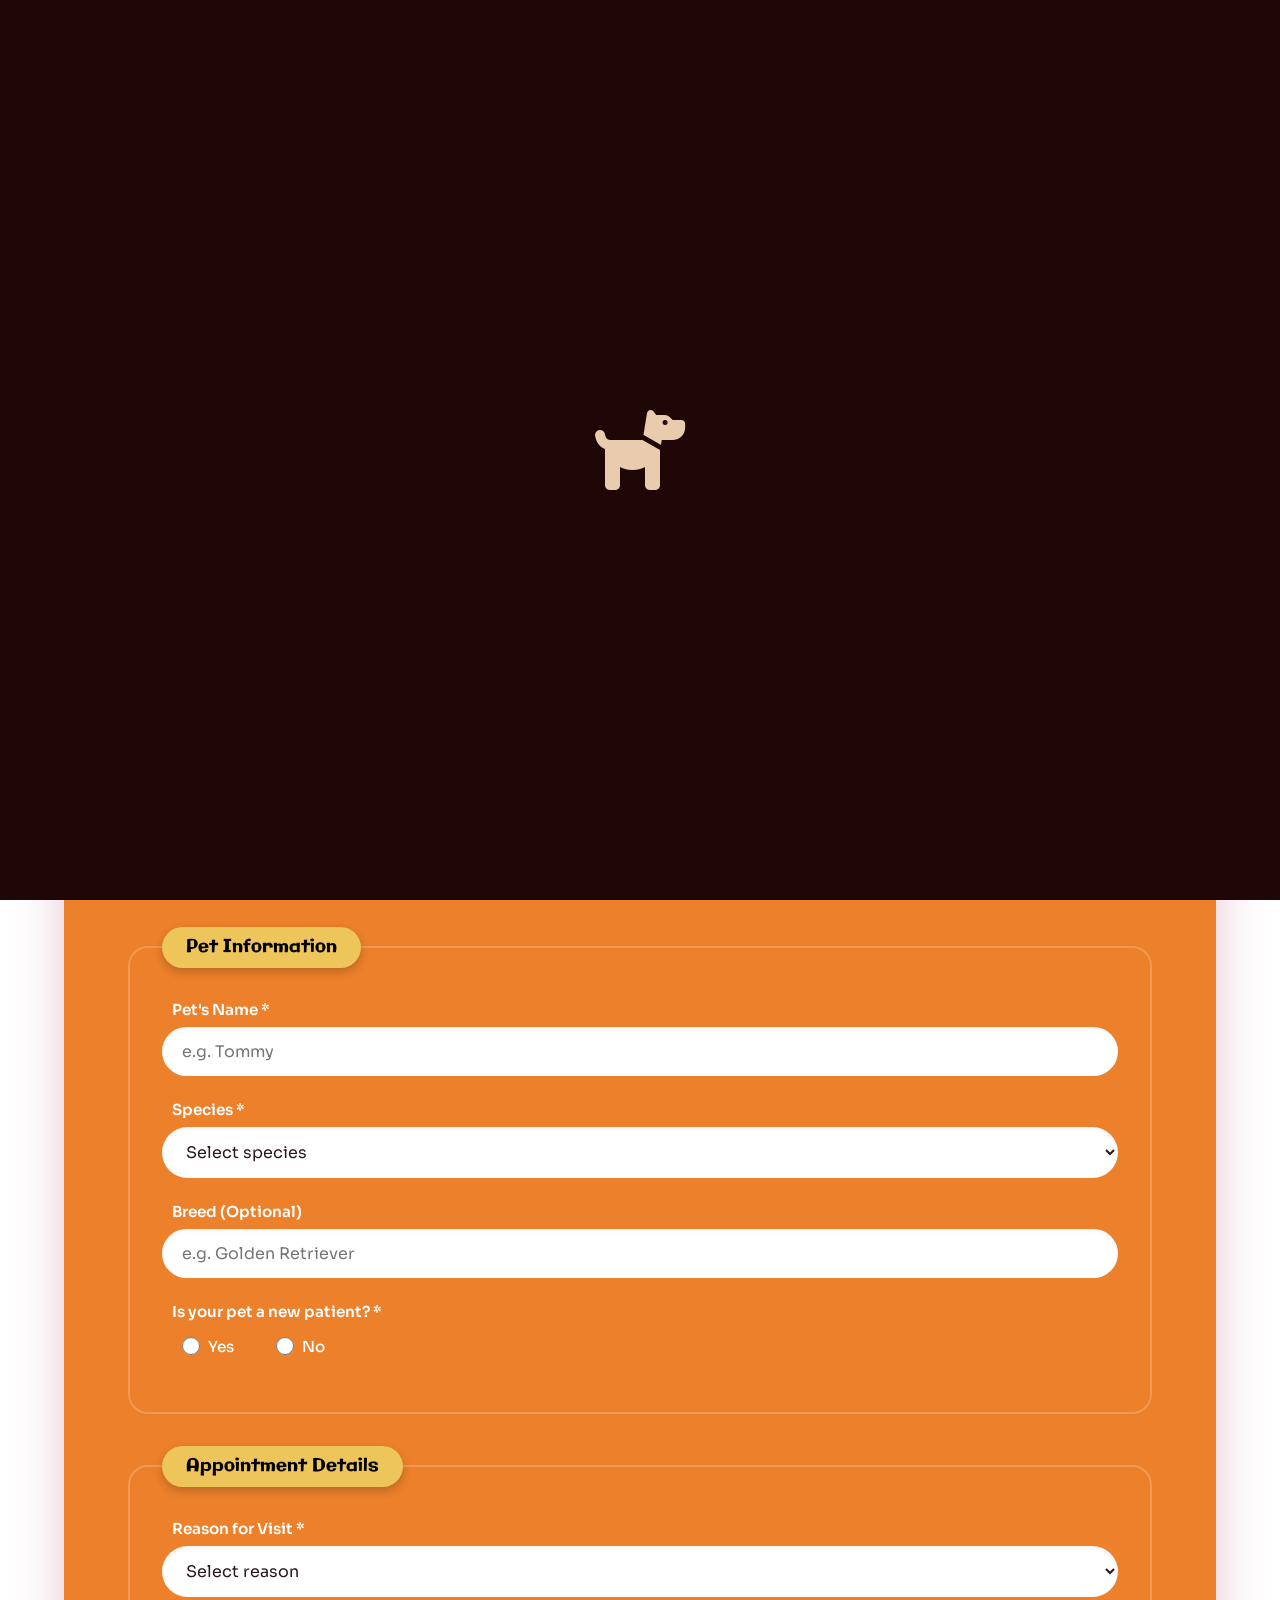
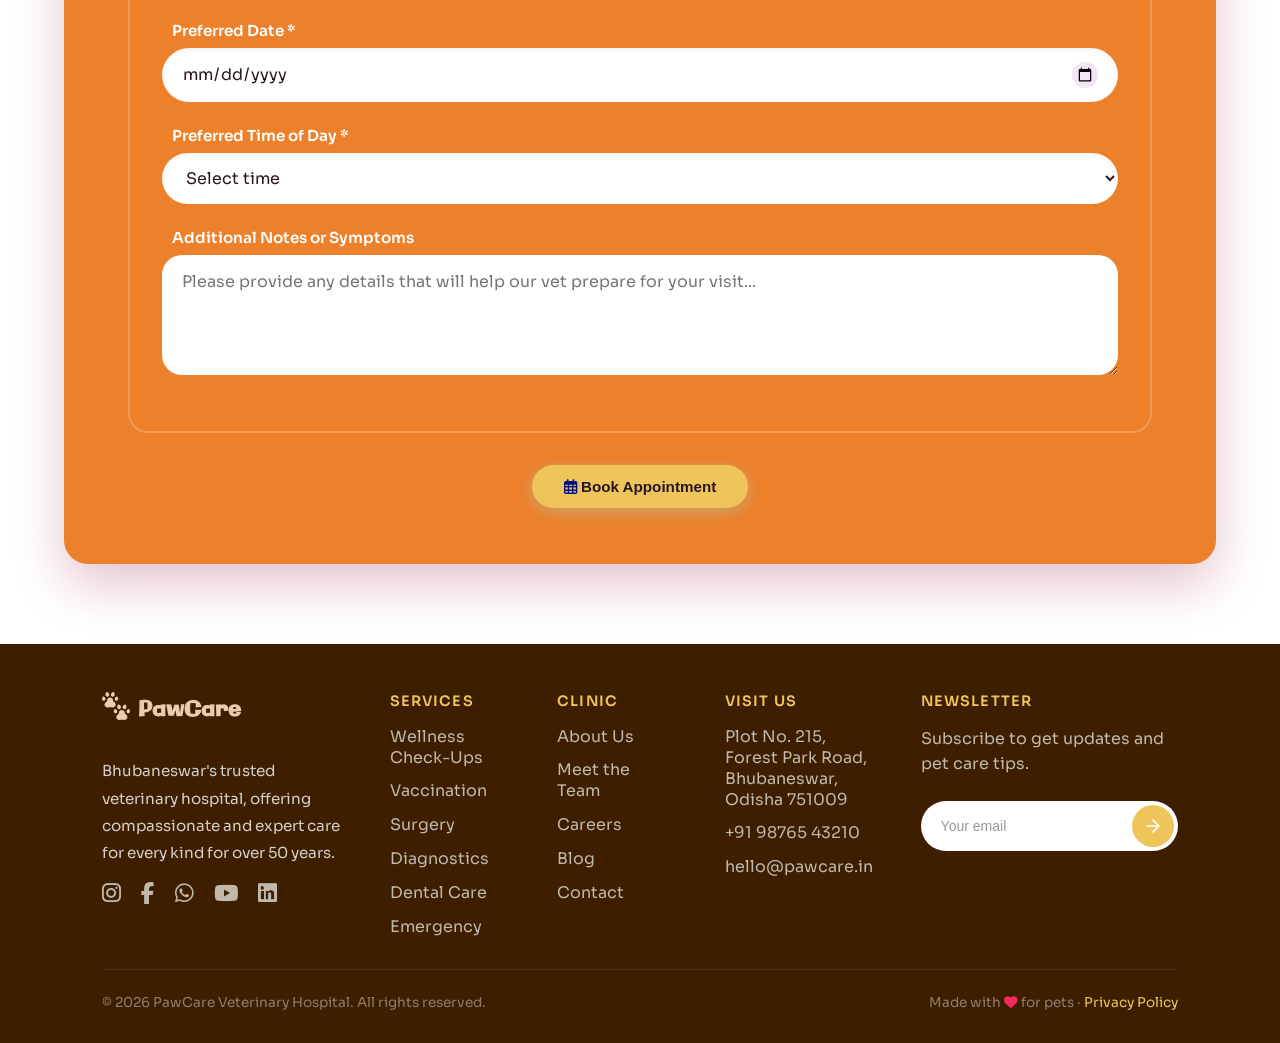
<file: appointment.html>
<!DOCTYPE html>
<html lang="en">
<head>
    <meta charset="UTF-8">
    <meta name="viewport" content="width=device-width, initial-scale=1.0">
    <title>Book an Appointment | Paws & Claws Veterinary Hospital</title>
    <meta name="description" content="Schedule an appointment for your pet at Paws & Claws Veterinary Hospital.">
    <link rel="stylesheet" href="appointment.css">
    <link rel="preconnect" href="https://fonts.googleapis.com">
    <link rel="preconnect" href="https://fonts.gstatic.com" crossorigin>
    <link href="https://fonts.googleapis.com/css2?family=Calistoga&family=Galindo&family=Sora:wght@100..800&display=swap" rel="stylesheet">
    <link rel="icon" href="./images/pawCareLogo2.png">
    <link rel="stylesheet" href="https://fonts.googleapis.com/css2?family=Material+Symbols+Outlined:opsz,wght,FILL,GRAD@24,400,0,0&icon_names=list_arrow" />
    <link rel="stylesheet" href="https://fonts.googleapis.com/css2?family=Material+Symbols+Outlined:opsz,wght,FILL,GRAD@24,400,0,0&icon_names=close_small" />
    <link rel="stylesheet" href="https://fonts.googleapis.com/css2?family=Material+Symbols+Outlined:opsz,wght,FILL,GRAD@48,400,0,0&icon_names=stethoscope" />
    <link rel="stylesheet" href="https://cdnjs.cloudflare.com/ajax/libs/font-awesome/6.5.1/css/all.min.css">

</head>
<body>
    <!-- preloader -->

    <div class="preloader">
       <div class="bird"><i class="fa-solid fa-dove fa-5x fa-beat" style="color: rgb(232, 204, 173)"></i></div>
       <div class="dog"><i class="fa-solid fa-dog fa-5x fa-beat" style="color: rgb(232, 204, 173);"></i></div>
       <div class="cat"><i class="fa-solid fa-cat fa-5x fa-beat" style="color: rgb(232, 204, 173);"></i></div>
    </div>

    <div class="confirm">
        <div class="content"><b>Thanks for connecting with us! 🐾</b>
            <br> 
        Appointment booked.
        </br>
        Check your email. 
        <br>
        Back to screen in 5s.
        <br>
        <i class="fa-regular fa-face-grin fa-2x" style="color: rgb(32, 1, 1);"></i>
        </div>
        
    </div>

	<!-- navbar -->


    <header class="navbar">
        <a href="index.html" class="logo">
            <?xml version="1.0" encoding="iso-8859-1"?>
            <svg class="logo-icon" height="40px" width="40px" version="1.1" id="Layer_1" xmlns="http://www.w3.org/2000/svg" xmlns:xlink="http://www.w3.org/1999/xlink" 
                viewBox="0 0 512 512" xml:space="preserve">
                <g>
                    <g>
                        <path d="M217.592,177.33c-9.281-4.843-15.688-11.31-15.542-21.778c0-29.971-24.296-54.267-54.267-54.267
                            s-54.267,24.297-54.267,54.267c0.297,10.065-4.255,17.641-12.911,22.785c-20.12,11.958-35.002,41.52-35.002,51.807
                            c0,29.971,24.296,54.267,54.267,54.267c3.697,0,7.307-0.37,10.796-1.074c24.648-4.978,49.649-4.931,74.303,0.015
                            c3.467,0.695,7.054,1.061,10.726,1.061c29.971,0,54.268-24.296,54.268-54.267C249.964,213.29,237.001,187.458,217.592,177.33z"/>
                    </g>
                </g>
                <g>
                    <g>
                        <path d="M209.187,0.451c-18.792-4.414-41.67,24.543-46.084,43.337c-4.415,18.791,7.24,37.605,26.034,42.019
                            c18.792,4.414,37.606-7.241,42.02-26.034C235.571,40.981,227.979,4.866,209.187,0.451z"/>
                    </g>
                </g>
                <g>
                    <g>
                        <path d="M274.937,83.318c-17.01-3.996-37.717,22.216-41.713,39.225c-3.996,17.01,6.555,34.038,23.565,38.034
                            c17.01,3.996,34.038-6.555,38.034-23.565C298.819,120.002,291.947,87.313,274.937,83.318z"/>
                    </g>
                </g>
                <g>
                    <g>
                        <path d="M132.476,43.787c-4.413-18.792-27.291-47.75-46.083-43.336C67.6,4.866,60.008,40.98,64.422,59.772
                            c4.414,18.793,23.228,30.449,42.02,26.035C125.234,81.393,136.89,62.58,132.476,43.787z"/>
                    </g>
                </g>
                <g>
                    <g>
                        <path d="M63.819,122.543c-3.996-17.01-24.702-43.221-41.713-39.225C5.096,87.314-1.775,120.002,2.22,137.013
                            c3.996,17.01,21.024,27.56,38.034,23.565C57.265,156.582,67.814,139.554,63.819,122.543z"/>
                    </g>
                </g>
                <g>
                    <g>
                        <path d="M432.548,404.918c-9.281-4.843-15.688-11.31-15.542-21.778c0-29.971-24.296-54.267-54.267-54.267
                            s-54.267,24.296-54.267,54.267c0.297,10.065-4.255,17.641-12.911,22.785c-20.12,11.958-35.002,41.52-35.002,51.807
                            c0,29.971,24.296,54.267,54.267,54.267c3.697,0,7.307-0.37,10.796-1.074c24.648-4.978,49.649-4.931,74.303,0.015
                            c3.467,0.695,7.054,1.061,10.726,1.061c29.971,0,54.267-24.296,54.267-54.267C464.92,440.878,451.957,415.046,432.548,404.918z"/>
                    </g>
                </g>
                <g>
                    <g>
                        <path d="M424.143,228.039c-18.792-4.414-41.67,24.543-46.084,43.337c-4.414,18.791,7.242,37.605,26.034,42.019
                            c18.792,4.414,37.606-7.241,42.02-26.034C450.527,268.568,442.935,232.453,424.143,228.039z"/>
                    </g>
                </g>
                <g>
                    <g>
                        <path d="M489.893,310.906c-17.01-3.996-37.717,22.216-41.713,39.225c-3.996,17.009,6.555,34.038,23.565,38.034
                            c17.01,3.996,34.038-6.555,38.034-23.565C513.775,347.59,506.903,314.901,489.893,310.906z"/>
                    </g>
                </g>
                <g>
                    <g>
                        <path d="M347.433,271.374c-4.414-18.792-27.291-47.751-46.084-43.336c-18.792,4.415-26.384,40.53-21.97,59.323
                            c4.414,18.792,23.227,30.448,42.02,26.034C340.191,308.979,351.847,290.167,347.433,271.374z"/>
                    </g>
                </g>
                <g>
                    <g>
                        <path d="M278.775,350.131c-3.996-17.01-24.703-43.221-41.713-39.225c-17.01,3.996-23.882,36.684-19.887,53.694
                            c3.995,17.01,21.024,27.56,38.034,23.565C272.221,384.169,282.77,367.141,278.775,350.131z"/>
                    </g>
                </g>
            </svg>
             <div class="logo-text">PawCare</div>

        </a>
           
             
        <div class="navright">
            <a href="index.html" class="del"><span><i class="fa-solid fa-paw fa-flip" style="color: rgb(61, 31, 0);"></i></span>Home</a>
            <a href="services.html" class="del"><span><i class="fa-solid fa-paw fa-flip" style="color: rgb(61, 31, 0);"></i></span>Services</a>
            <a href="about.html" class="del"><span><i class="fa-solid fa-paw fa-flip" style="color: rgb(61, 31, 0);"></i></span>About Us</a>
            <a href="ourvets.html" class="del"><span><i class="fa-solid fa-paw fa-flip" style="color: rgb(61, 31, 0);"></i></span>Our Vets</a>
            <a href="contact.html" class="del"><span><i class="fa-solid fa-paw fa-flip" style="color: rgb(61, 31, 0);"></i></span>Contact Us</a>
        </div>

        <div class="hamburger">

            <div class="hamburger-text">
                <div class="close-icon"><i class="fa-solid fa-xmark" style="color: rgb(33, 2, 2);"></i></div>
                <a href="index" class="side"><i class="fa-solid fa-paw" style="color: rgb(33, 2, 2);"></i> Home</a>
                <a href="services.html" class="side"><i class="fa-solid fa-paw" style="color: rgb(33, 2, 2);"></i> Services</a>
                <a href="about.html" class="side"><i class="fa-solid fa-paw" style="color: rgb(33, 2, 2);"></i> About Us</a>
                <a href="ourvets.html" class="side"><i class="fa-solid fa-paw" style="color: rgb(33, 2, 2);"></i> Our Vets</a>
                <a href="contact.html" class="side"><i class="fa-solid fa-paw" style="color: rgb(33, 2, 2);"></i> Contact Us</a>
            </div>
            
            <div class="hamburger-icon">
                 <i class="fa-solid fa-bars-staggered fa-2x" style="color: rgb(33, 2, 2);"></i>
            </div>
        </div>


    </header>

    <main class="appointment-main">
        <div class="appointment-header">
            <h1 class="appointment-title">Book an Appointment</h1>
            <p class="appointment-subtitle">Schedule a visit with our expert veterinarians.</p>
        </div>

        <div class="emergency-notice">
            <div class="emergency-left">
                <span class="emergency-label">Emergency?</span>
                <span class="emergency-msg">Please do not use this form. Call us immediately.</span>
            </div>
            <span class="emergency-phone">+91 98765 43210</span>
        </div>


        <!-- Appointment Form Block -->
        <div class="appointment-container">
            <form action="#" method="POST" class="appointment-form">
                
                <!-- Owner Information -->
                <fieldset>
                    <legend>Owner Information</legend>
                    <div class="form-group">
                        <label for="fullName">Full Name *</label>
                        <input type="text" id="fullName" name="fullName" placeholder="Smita Singh" required>
                        <div class="error1">
                                <br>
                                <small>Minimum 3 characters</small>
                            </div>
                    </div>
                    <div class="form-group">
                        <label for="email">Email Address *</label>
                        <input type="email" id="email" name="email" placeholder="smita@example.com" required>
                    </div>
                    <div class="form-group">
                        <label for="phone">Phone Number *</label>
                        <input type="tel" id="phone" name="phone" placeholder="+91 xxxxx xxxxx" required>
                        <div class="error2">
                                <br>
                                <small>Must contain 10 digits</small>
                            </div>
                    </div>
                </fieldset>

                <!-- Pet Information -->
                <fieldset>
                    <legend>Pet Information</legend>
                    <div class="form-group">
                        <label for="petName">Pet's Name *</label>
                        <input type="text" id="petName" name="petName" placeholder="e.g. Tommy" required>
                        <div class="error3">
                                <br>
                                <small>Minimum 3 characters</small>
                            </div>
                    </div>
                    <div class="form-group">
                        <label for="species">Species *</label>
                        <select id="species" name="species" required>
                            <option value="" disabled selected>Select species</option>
                            <option value="dog">Dog</option>
                            <option value="cat">Cat</option>
                            <option value="bird">Bird</option>
                            <option value="other">Other</option>
                        </select>
                    </div>
                    <div class="form-group">
                        <label for="breed">Breed (Optional)</label>
                        <input type="text" id="breed" name="breed" placeholder="e.g. Golden Retriever">
                    </div>
                    <div class="form-group inline-group">
                        <label>Is your pet a new patient? *</label>
                        <div class="radio-options">
                            <label><input type="radio" name="newPatient" value="yes" required> Yes</label>
                            <label><input type="radio" name="newPatient" value="no"> No</label>
                        </div>
                    </div>
                </fieldset>

                <!-- Appointment Details -->
                <fieldset>
                    <legend>Appointment Details</legend>
                    <div class="form-group">
                        <label for="reason">Reason for Visit *</label>
                        <select id="reason" name="reason" required>
                            <option value="" disabled selected>Select reason</option>
                            <option value="wellness">Wellness Check-Up</option>
                            <option value="vaccination">Vaccination</option>
                            <option value="illness">Illness / Injury</option>
                            <option value="dental">Dental Care</option>
                        </select>
                    </div>
                    <div class="form-group">
                        <label for="date">Preferred Date *</label>
                        <input type="date" id="date" name="date" required>
                    </div>
                    <div class="form-group">
                        <label for="time">Preferred Time of Day *</label>
                        <select id="time" name="time" required>
                            <option value="" disabled selected>Select time</option>
                            <option value="morning">Morning (8:00 AM - 12:00 PM)</option>
                            <option value="afternoon">Afternoon (12:00 PM - 4:00 PM)</option>
                            <option value="evening">Evening (4:00 PM - 8:00 PM)</option>
                        </select>
                    </div>
                    <div class="form-group">
                        <label for="notes">Additional Notes or Symptoms</label>
                        <textarea id="notes" name="notes" placeholder="Please provide any details that will help our vet prepare for your visit..."></textarea>
                    </div>
                </fieldset>

                <div class="form-submit">
                    <button type="submit" class="btn-aqua"><i class="fa-regular fa-calendar-days" style="color: rgb(4, 15, 134);"></i> Book Appointment</button>
                </div>
            </form>
        </div>
    </main>

    <!--footer-->
    <footer>
        <div class="footer-grid">
            <div class="footer-brand">
                <a href="#" class="footer-logo"><span><?xml version="1.0" encoding="iso-8859-1"?><!-- Uploaded to: SVG Repo, www.svgrepo.com, Generator: SVG Repo Mixer Tools -->
<svg class="paws" height="28px" fill="#e8ccad" width="28px" version="1.1" id="Layer_1" xmlns="http://www.w3.org/2000/svg" xmlns:xlink="http://www.w3.org/1999/xlink" 
	 viewBox="0 0 512 512" xml:space="preserve">
<g>
	<g>
		<path d="M217.592,177.33c-9.281-4.843-15.688-11.31-15.542-21.778c0-29.971-24.296-54.267-54.267-54.267
			s-54.267,24.297-54.267,54.267c0.297,10.065-4.255,17.641-12.911,22.785c-20.12,11.958-35.002,41.52-35.002,51.807
			c0,29.971,24.296,54.267,54.267,54.267c3.697,0,7.307-0.37,10.796-1.074c24.648-4.978,49.649-4.931,74.303,0.015
			c3.467,0.695,7.054,1.061,10.726,1.061c29.971,0,54.268-24.296,54.268-54.267C249.964,213.29,237.001,187.458,217.592,177.33z"/>
	</g>
</g>
<g>
	<g>
		<path d="M209.187,0.451c-18.792-4.414-41.67,24.543-46.084,43.337c-4.415,18.791,7.24,37.605,26.034,42.019
			c18.792,4.414,37.606-7.241,42.02-26.034C235.571,40.981,227.979,4.866,209.187,0.451z"/>
	</g>
</g>
<g>
	<g>
		<path d="M274.937,83.318c-17.01-3.996-37.717,22.216-41.713,39.225c-3.996,17.01,6.555,34.038,23.565,38.034
			c17.01,3.996,34.038-6.555,38.034-23.565C298.819,120.002,291.947,87.313,274.937,83.318z"/>
	</g>
</g>
<g>
	<g>
		<path d="M132.476,43.787c-4.413-18.792-27.291-47.75-46.083-43.336C67.6,4.866,60.008,40.98,64.422,59.772
			c4.414,18.793,23.228,30.449,42.02,26.035C125.234,81.393,136.89,62.58,132.476,43.787z"/>
	</g>
</g>
<g>
	<g>
		<path d="M63.819,122.543c-3.996-17.01-24.702-43.221-41.713-39.225C5.096,87.314-1.775,120.002,2.22,137.013
			c3.996,17.01,21.024,27.56,38.034,23.565C57.265,156.582,67.814,139.554,63.819,122.543z"/>
	</g>
</g>
<g>
	<g>
		<path d="M432.548,404.918c-9.281-4.843-15.688-11.31-15.542-21.778c0-29.971-24.296-54.267-54.267-54.267
			s-54.267,24.296-54.267,54.267c0.297,10.065-4.255,17.641-12.911,22.785c-20.12,11.958-35.002,41.52-35.002,51.807
			c0,29.971,24.296,54.267,54.267,54.267c3.697,0,7.307-0.37,10.796-1.074c24.648-4.978,49.649-4.931,74.303,0.015
			c3.467,0.695,7.054,1.061,10.726,1.061c29.971,0,54.267-24.296,54.267-54.267C464.92,440.878,451.957,415.046,432.548,404.918z"/>
	</g>
</g>
<g>
	<g>
		<path d="M424.143,228.039c-18.792-4.414-41.67,24.543-46.084,43.337c-4.414,18.791,7.242,37.605,26.034,42.019
			c18.792,4.414,37.606-7.241,42.02-26.034C450.527,268.568,442.935,232.453,424.143,228.039z"/>
	</g>
</g>
<g>
	<g>
		<path d="M489.893,310.906c-17.01-3.996-37.717,22.216-41.713,39.225c-3.996,17.009,6.555,34.038,23.565,38.034
			c17.01,3.996,34.038-6.555,38.034-23.565C513.775,347.59,506.903,314.901,489.893,310.906z"/>
	</g>
</g>
<g>
	<g>
		<path d="M347.433,271.374c-4.414-18.792-27.291-47.751-46.084-43.336c-18.792,4.415-26.384,40.53-21.97,59.323
			c4.414,18.792,23.227,30.448,42.02,26.034C340.191,308.979,351.847,290.167,347.433,271.374z"/>
	</g>
</g>
<g>
	<g>
		<path d="M278.775,350.131c-3.996-17.01-24.703-43.221-41.713-39.225c-17.01,3.996-23.882,36.684-19.887,53.694
			c3.995,17.01,21.024,27.56,38.034,23.565C272.221,384.169,282.77,367.141,278.775,350.131z"/>
	</g>
</g>
</svg></span><span style="color: #e8ccad;">PawCare</span></a>

                <p>
                    Bhubaneswar's trusted veterinary hospital,
                    offering compassionate and expert care
                    for every kind for over 50 years.
                </p>

                <div class="footer-social">
                    <a href="#" aria-label="Instagram">
                        <i class="fa-brands fa-instagram"></i>
                    </a>

                    <a href="#" aria-label="Facebook">
                        <i class="fa-brands fa-facebook-f"></i>
                    </a>

                    <a href="#" aria-label="WhatsApp">
                        <i class="fa-brands fa-whatsapp"></i>
                    </a>

                    <a href="#" aria-label="YouTube">
                        <i class="fa-brands fa-youtube"></i>
                    </a>

                    <a href="#" aria-label="LinkedIn">
                        <i class="fa-brands fa-linkedin"></i>
                    </a>
                </div>
            </div>
            <div class="footer-col">
                <h4>Services</h4>
                <ul>
                    <li><a href="services.html#wellness">Wellness Check-Ups</a></li>
                    <li><a href="services.html#vaccination">Vaccination</a></li>
                    <li><a href="services.html#surgery">Surgery</a></li>
                    <li><a href="services.html#diagnostics">Diagnostics</a></li>
                    <li><a href="services.html#dental">Dental Care</a></li>
                    <li><a href="services.html#emergency">Emergency</a></li>
                </ul>
            </div>
            <div class="footer-col">
                <h4>Clinic</h4>
                <ul>
                    <li><a href="about.html">About Us</a></li>
                    <li><a href="#">Meet the Team</a></li>
                    <li><a href="#">Careers</a></li>
                    <li><a href="#">Blog</a></li>
                    <li><a href="contact.html">Contact</a></li>
                </ul>
            </div>
            <div class="footer-col">
                <h4>Visit Us</h4>
                <ul>
                    <li><a href="#">Plot No. 215, Forest Park Road, Bhubaneswar, Odisha 751009</a></li>
                    <li><a href="tel:+919876543210">+91 98765 43210</a></li>
                    <li><a href="mailto:hello@pawcare.in">hello@pawcare.in</a></li>
                </ul>
            </div>
            <div class="footer-newsletter">
                <h4>NEWSLETTER</h4>
                <p class="newsletter-desc">Subscribe to get updates and<br>pet care tips.</p>
  
                <form class="newsletter-form" action="#" method="POST">
                    <input type="email" class="newsletter-input" placeholder="Your email" required>
                    <button type="submit" class="newsletter-btn" aria-label="Subscribe">
                        <svg width="20" height="20" viewBox="0 0 24 24" fill="none" stroke="currentColor" stroke-width="2" stroke-linecap="round" stroke-linejoin="round">
                            <line x1="5" y1="12" x2="19" y2="12"></line>
                            <polyline points="12 5 19 12 12 19"></polyline>
                        </svg>
                    </button>
                </form>
            </div>
        </div>
        <div class="footer-bottom">
            <span>© 2026 PawCare Veterinary Hospital. All rights reserved.</span>
            <span>Made with <i class="fa-solid fa-heart fa-beat" style="color: rgb(245, 41, 95);"></i> for pets · <a href="#">Privacy Policy</a></span>
        </div>
    </footer>
    <script src="appointment.js"></script>

</body>
</html>
</file>
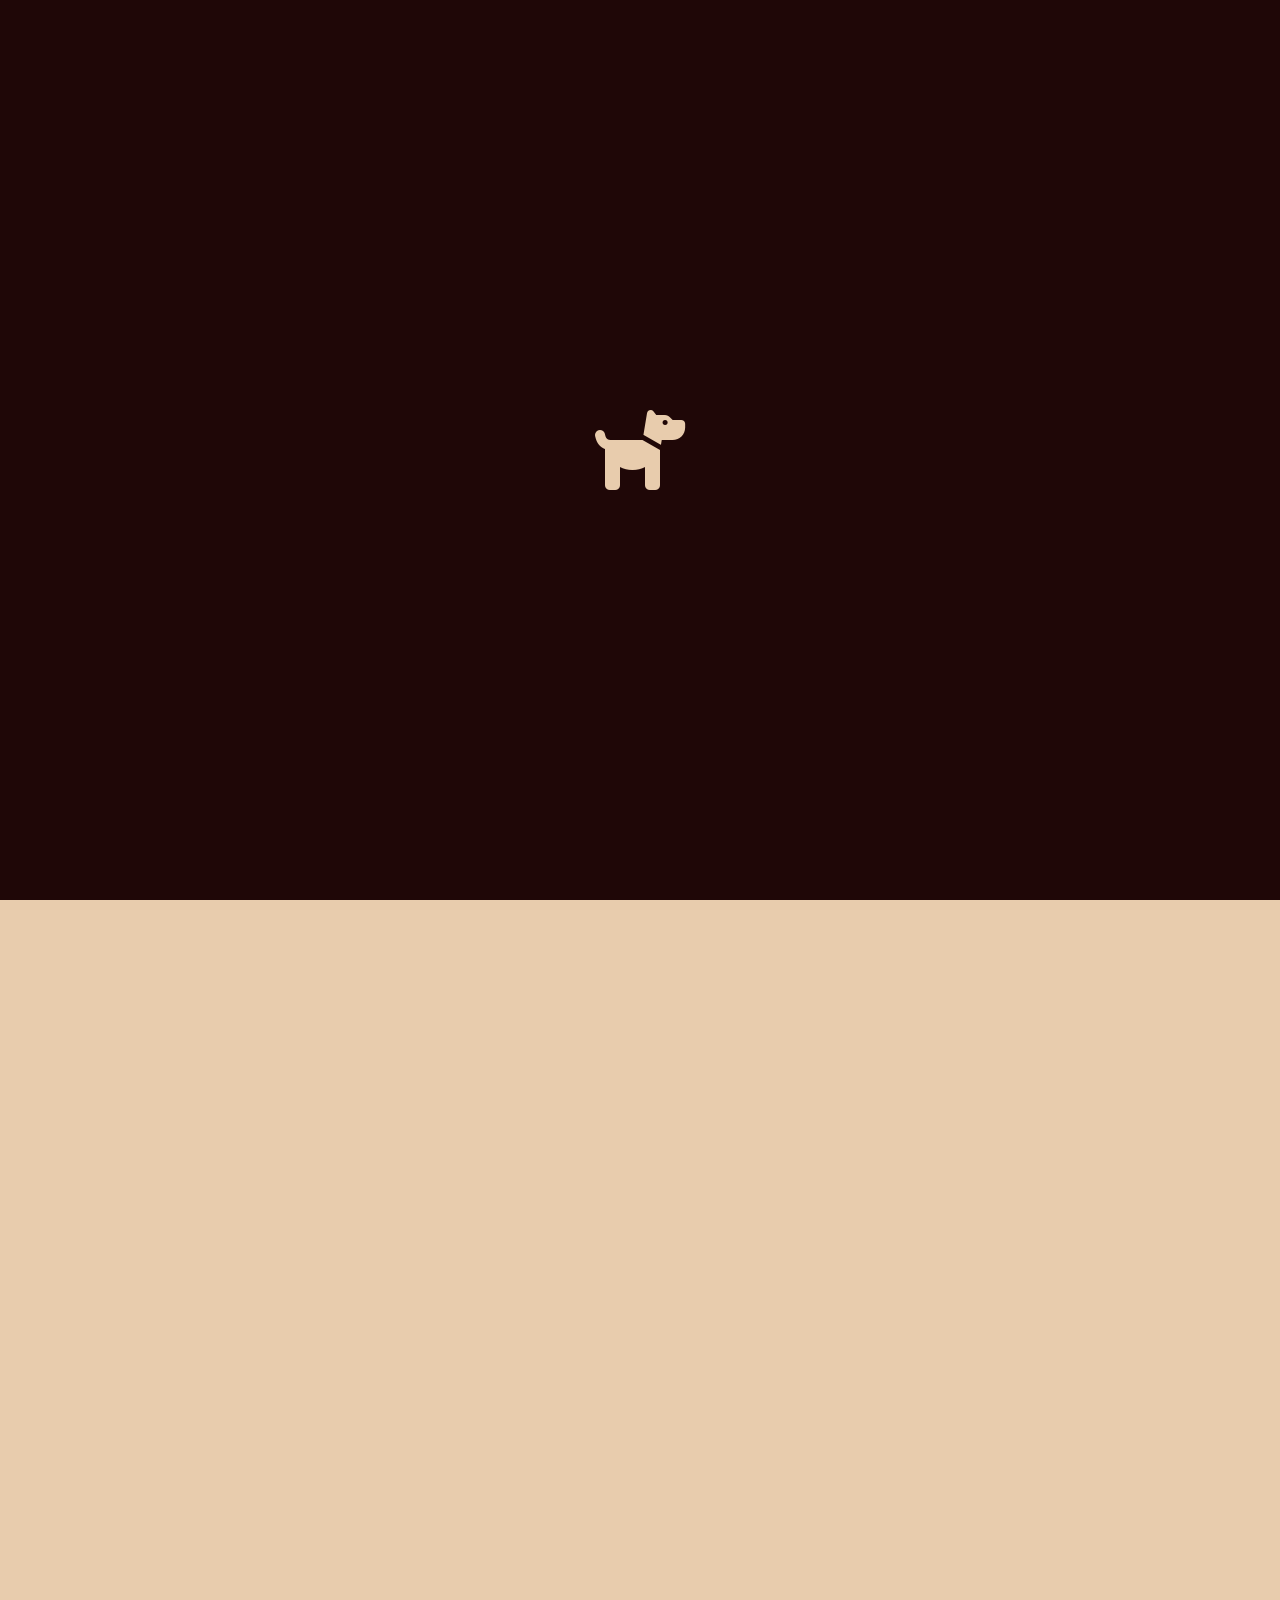
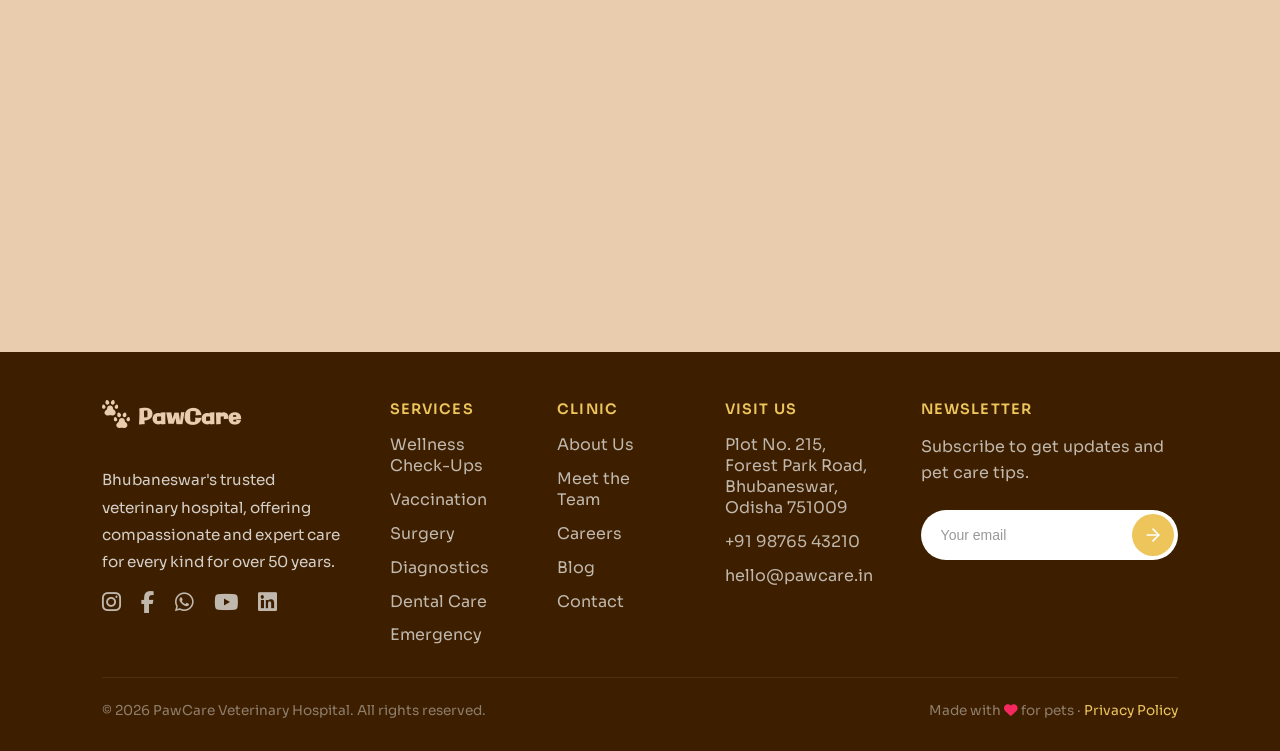
<file: ourvets.html>
<!DOCTYPE html>
<html lang="en">
<head>
    <meta charset="UTF-8">
    <meta name="viewport" content="width=device-width, initial-scale=1.0">
    <title>Our Vets</title>
    
    <link rel="preconnect" href="https://fonts.googleapis.com">
    <link href="https://unpkg.com/aos@2.3.1/dist/aos.css" rel="stylesheet">
    <link rel="preconnect" href="https://fonts.gstatic.com" crossorigin>
    <link href="https://fonts.googleapis.com/css2?family=Calistoga&family=Galindo&family=Sora:wght@100..800&display=swap" rel="stylesheet">
    <link rel="stylesheet" href="https://cdnjs.cloudflare.com/ajax/libs/font-awesome/6.5.1/css/all.min.css">
    <link rel="stylesheet" href="style.css">
    <link rel="stylesheet" href="ourvets.css">
    <link rel="icon" href="./images/pawCareLogo2.png">
</head>

<!-- preloader -->

    <div class="preloader">
       <div class="bird"><i class="fa-solid fa-dove fa-5x fa-beat" style="color: rgb(232, 204, 173)"></i></div>
       <div class="dog"><i class="fa-solid fa-dog fa-5x fa-beat" style="color: rgb(232, 204, 173);"></i></div>
       <div class="cat"><i class="fa-solid fa-cat fa-5x fa-beat" style="color: rgb(232, 204, 173);"></i></div>
    </div>

	<!-- navbar -->

    <header class="navbar">
        <a href="index.html" class="logo">
                 <?xml version="1.0" encoding="iso-8859-1"?>
<!-- Uploaded to: SVG Repo, www.svgrepo.com, Generator: SVG Repo Mixer Tools -->
<svg class="logo-icon" height="40px" width="40px" version="1.1" id="Layer_1" xmlns="http://www.w3.org/2000/svg" xmlns:xlink="http://www.w3.org/1999/xlink" 
	 viewBox="0 0 512 512" xml:space="preserve">
<g>
	<g>
		<path d="M217.592,177.33c-9.281-4.843-15.688-11.31-15.542-21.778c0-29.971-24.296-54.267-54.267-54.267
			s-54.267,24.297-54.267,54.267c0.297,10.065-4.255,17.641-12.911,22.785c-20.12,11.958-35.002,41.52-35.002,51.807
			c0,29.971,24.296,54.267,54.267,54.267c3.697,0,7.307-0.37,10.796-1.074c24.648-4.978,49.649-4.931,74.303,0.015
			c3.467,0.695,7.054,1.061,10.726,1.061c29.971,0,54.268-24.296,54.268-54.267C249.964,213.29,237.001,187.458,217.592,177.33z"/>
	</g>
</g>
<g>
	<g>
		<path d="M209.187,0.451c-18.792-4.414-41.67,24.543-46.084,43.337c-4.415,18.791,7.24,37.605,26.034,42.019
			c18.792,4.414,37.606-7.241,42.02-26.034C235.571,40.981,227.979,4.866,209.187,0.451z"/>
	</g>
</g>
<g>
	<g>
		<path d="M274.937,83.318c-17.01-3.996-37.717,22.216-41.713,39.225c-3.996,17.01,6.555,34.038,23.565,38.034
			c17.01,3.996,34.038-6.555,38.034-23.565C298.819,120.002,291.947,87.313,274.937,83.318z"/>
	</g>
</g>
<g>
	<g>
		<path d="M132.476,43.787c-4.413-18.792-27.291-47.75-46.083-43.336C67.6,4.866,60.008,40.98,64.422,59.772
			c4.414,18.793,23.228,30.449,42.02,26.035C125.234,81.393,136.89,62.58,132.476,43.787z"/>
	</g>
</g>
<g>
	<g>
		<path d="M63.819,122.543c-3.996-17.01-24.702-43.221-41.713-39.225C5.096,87.314-1.775,120.002,2.22,137.013
			c3.996,17.01,21.024,27.56,38.034,23.565C57.265,156.582,67.814,139.554,63.819,122.543z"/>
	</g>
</g>
<g>
	<g>
		<path d="M432.548,404.918c-9.281-4.843-15.688-11.31-15.542-21.778c0-29.971-24.296-54.267-54.267-54.267
			s-54.267,24.296-54.267,54.267c0.297,10.065-4.255,17.641-12.911,22.785c-20.12,11.958-35.002,41.52-35.002,51.807
			c0,29.971,24.296,54.267,54.267,54.267c3.697,0,7.307-0.37,10.796-1.074c24.648-4.978,49.649-4.931,74.303,0.015
			c3.467,0.695,7.054,1.061,10.726,1.061c29.971,0,54.267-24.296,54.267-54.267C464.92,440.878,451.957,415.046,432.548,404.918z"/>
	</g>
</g>
<g>
	<g>
		<path d="M424.143,228.039c-18.792-4.414-41.67,24.543-46.084,43.337c-4.414,18.791,7.242,37.605,26.034,42.019
			c18.792,4.414,37.606-7.241,42.02-26.034C450.527,268.568,442.935,232.453,424.143,228.039z"/>
	</g>
</g>
<g>
	<g>
		<path d="M489.893,310.906c-17.01-3.996-37.717,22.216-41.713,39.225c-3.996,17.009,6.555,34.038,23.565,38.034
			c17.01,3.996,34.038-6.555,38.034-23.565C513.775,347.59,506.903,314.901,489.893,310.906z"/>
	</g>
</g>
<g>
	<g>
		<path d="M347.433,271.374c-4.414-18.792-27.291-47.751-46.084-43.336c-18.792,4.415-26.384,40.53-21.97,59.323
			c4.414,18.792,23.227,30.448,42.02,26.034C340.191,308.979,351.847,290.167,347.433,271.374z"/>
	</g>
</g>
<g>
	<g>
		<path d="M278.775,350.131c-3.996-17.01-24.703-43.221-41.713-39.225c-17.01,3.996-23.882,36.684-19.887,53.694
			c3.995,17.01,21.024,27.56,38.034,23.565C272.221,384.169,282.77,367.141,278.775,350.131z"/>
	</g>
</g>
</svg>
             <div class="logo-text">PawCare</div>

</a>
           
             
        <div class="navright">
            <a href="index.html" class="del"><span><i class="fa-solid fa-paw fa-flip" style="color: rgb(61, 31, 0);"></i></span>Home</a>
            <a href="services.html" class="del"><span><i class="fa-solid fa-paw fa-flip" style="color: rgb(61, 31, 0);"></i></span>Services</a>
            <a href="about.html" class="del"><span><i class="fa-solid fa-paw fa-flip" style="color: rgb(61, 31, 0);"></i></span>About Us</a>
            <a href="ourvets.html" class="del"><span><i class="fa-solid fa-paw fa-flip" style="color: rgb(61, 31, 0);"></i></span>Our Vets</a>
            <a href="contact.html" class="del"><span><i class="fa-solid fa-paw fa-flip" style="color: rgb(61, 31, 0);"></i></span>Contact Us</a>
        </div>

        <div class="hamburger">

            <div class="hamburger-text">
                <div class="close-icon"><i class="fa-solid fa-xmark" style="color: rgb(33, 2, 2);"></i></div>
                <a href="index.html" class="side"><i class="fa-solid fa-paw" style="color: rgb(33, 2, 2);"></i> Home</a>
                <a href="services.html" class="side"><i class="fa-solid fa-paw" style="color: rgb(33, 2, 2);"></i> Services</a>
                <a href="about.html" class="side"><i class="fa-solid fa-paw" style="color: rgb(33, 2, 2);"></i> About Us</a>
                <a href="ourvets.html" class="side"><i class="fa-solid fa-paw" style="color: rgb(33, 2, 2);"></i> Our Vets</a>
                <a href="contact.html" class="side"><i class="fa-solid fa-paw" style="color: rgb(33, 2, 2);"></i> Contact Us</a>
            </div>
            
            <div class="hamburger-icon">
                 <i class="fa-solid fa-bars-staggered fa-2x" style="color: rgb(33, 2, 2);"></i>
            </div>
        </div>


    </header>

<body>
<main>
    <div data-aos="zoom-out" data-aos-duration="1400" class="page-header">Our Vets</div>

    <div class="vets-container">
            
        <div data-aos="fade-up-right" data-aos-duration="1200" class="vet-card" id="saswatee">
            <img src="Images/Veterinary Dentist.png" alt="Dr.Saswatee Mishra">
            <div class="card-content">
                <h2 class="vet-name">Dr. Saswatee Mishra</h2>
                <p class="vet-specialty">Feline Medicine Specialist</p>
                <p class="vet-experience">15 Years Experience</p>
                <p class="vet-intro">Dr. Mishra is incredibly passionate about dog health, specializing in feline internal medicine and behavioral therapy. She believes in creating a low-stress environment for all her dog patients.</p>
            </div>
        </div>

       
            
        <div data-aos="fade-up-left" data-aos-duration="1200" class="vet-card" id="pratik">
           <img src="Images/Veterinary Surgeon.png" alt="Dr.Pratik K Sahoo">
            <div class="card-content">
                <h2 class="vet-name">Dr. Pratik K Sahoo</h2>
                <p class="vet-specialty">Veterinary Surgeon</p>
                <p class="vet-experience">12 Years Experience</p>
                <p class="vet-intro">Dr. Sahoo heads our surgical department, bringing expert precision in both soft tissue and orthopedic surgeries. He is dedicated to ensuring safe procedures and smooth recoveries for every pet.</p>
            </div>
        </div>

        
            
        <div data-aos="fade-up-right" data-aos-duration="1200" class="vet-card" id="pratyus">
            <img src="Images/Exotic Pet Specialist.png" alt="Dr.Pratyus Patnaik">
            <div class="card-content">
                <h2 class="vet-name">Dr. Pratyus Patnaik</h2>
                <p class="vet-specialty">Avian and Exotic Animal Veterinary</p>
                <p class="vet-experience">10 Years Experience</p>
                <p class="vet-intro">From parrots to reptiles, Dr. Patnaik has a gentle touch and extensive knowledge of non-traditional pets. He frequently lectures on exotic animal nutrition and preventative care.</p>
            </div>
        </div>

            
        <div data-aos="fade-up-left" data-aos-duration="1200" class="vet-card" id="suchismita">
            <img src="Images/General Practitioner.png" alt="Dr.Suchismita Singh">
            <div class="card-content">
                <h2 class="vet-name">Dr. Suchismita Singh</h2>
                <p class="vet-specialty">General Practice & Dentistry</p>
                <p class="vet-experience">8 Years Experience</p>
                <p class="vet-intro"> A lifelong cat lover, Dr. Singh focuses on preventative care and comprehensive pet dentistry. She strongly believes that a healthy smile leads to a happier, longer life for your best friend.</p>
            </div>
        </div>
</main>

    

<footer>
        <div class="footer-grid">
            <div class="footer-brand">
                <a href="#" class="footer-logo"><span><?xml version="1.0" encoding="iso-8859-1"?><!-- Uploaded to: SVG Repo, www.svgrepo.com, Generator: SVG Repo Mixer Tools -->
<svg class="paws" height="28px" fill="#e8ccad" width="28px" version="1.1" id="Layer_1" xmlns="http://www.w3.org/2000/svg" xmlns:xlink="http://www.w3.org/1999/xlink" 
	 viewBox="0 0 512 512" xml:space="preserve">
<g>
	<g>
		<path d="M217.592,177.33c-9.281-4.843-15.688-11.31-15.542-21.778c0-29.971-24.296-54.267-54.267-54.267
			s-54.267,24.297-54.267,54.267c0.297,10.065-4.255,17.641-12.911,22.785c-20.12,11.958-35.002,41.52-35.002,51.807
			c0,29.971,24.296,54.267,54.267,54.267c3.697,0,7.307-0.37,10.796-1.074c24.648-4.978,49.649-4.931,74.303,0.015
			c3.467,0.695,7.054,1.061,10.726,1.061c29.971,0,54.268-24.296,54.268-54.267C249.964,213.29,237.001,187.458,217.592,177.33z"/>
	</g>
</g>
<g>
	<g>
		<path d="M209.187,0.451c-18.792-4.414-41.67,24.543-46.084,43.337c-4.415,18.791,7.24,37.605,26.034,42.019
			c18.792,4.414,37.606-7.241,42.02-26.034C235.571,40.981,227.979,4.866,209.187,0.451z"/>
	</g>
</g>
<g>
	<g>
		<path d="M274.937,83.318c-17.01-3.996-37.717,22.216-41.713,39.225c-3.996,17.01,6.555,34.038,23.565,38.034
			c17.01,3.996,34.038-6.555,38.034-23.565C298.819,120.002,291.947,87.313,274.937,83.318z"/>
	</g>
</g>
<g>
	<g>
		<path d="M132.476,43.787c-4.413-18.792-27.291-47.75-46.083-43.336C67.6,4.866,60.008,40.98,64.422,59.772
			c4.414,18.793,23.228,30.449,42.02,26.035C125.234,81.393,136.89,62.58,132.476,43.787z"/>
	</g>
</g>
<g>
	<g>
		<path d="M63.819,122.543c-3.996-17.01-24.702-43.221-41.713-39.225C5.096,87.314-1.775,120.002,2.22,137.013
			c3.996,17.01,21.024,27.56,38.034,23.565C57.265,156.582,67.814,139.554,63.819,122.543z"/>
	</g>
</g>
<g>
	<g>
		<path d="M432.548,404.918c-9.281-4.843-15.688-11.31-15.542-21.778c0-29.971-24.296-54.267-54.267-54.267
			s-54.267,24.296-54.267,54.267c0.297,10.065-4.255,17.641-12.911,22.785c-20.12,11.958-35.002,41.52-35.002,51.807
			c0,29.971,24.296,54.267,54.267,54.267c3.697,0,7.307-0.37,10.796-1.074c24.648-4.978,49.649-4.931,74.303,0.015
			c3.467,0.695,7.054,1.061,10.726,1.061c29.971,0,54.267-24.296,54.267-54.267C464.92,440.878,451.957,415.046,432.548,404.918z"/>
	</g>
</g>
<g>
	<g>
		<path d="M424.143,228.039c-18.792-4.414-41.67,24.543-46.084,43.337c-4.414,18.791,7.242,37.605,26.034,42.019
			c18.792,4.414,37.606-7.241,42.02-26.034C450.527,268.568,442.935,232.453,424.143,228.039z"/>
	</g>
</g>
<g>
	<g>
		<path d="M489.893,310.906c-17.01-3.996-37.717,22.216-41.713,39.225c-3.996,17.009,6.555,34.038,23.565,38.034
			c17.01,3.996,34.038-6.555,38.034-23.565C513.775,347.59,506.903,314.901,489.893,310.906z"/>
	</g>
</g>
<g>
	<g>
		<path d="M347.433,271.374c-4.414-18.792-27.291-47.751-46.084-43.336c-18.792,4.415-26.384,40.53-21.97,59.323
			c4.414,18.792,23.227,30.448,42.02,26.034C340.191,308.979,351.847,290.167,347.433,271.374z"/>
	</g>
</g>
<g>
	<g>
		<path d="M278.775,350.131c-3.996-17.01-24.703-43.221-41.713-39.225c-17.01,3.996-23.882,36.684-19.887,53.694
			c3.995,17.01,21.024,27.56,38.034,23.565C272.221,384.169,282.77,367.141,278.775,350.131z"/>
	</g>
</g>
</svg></span><span style="color: #e8ccad;">PawCare</span></a>

                <p>
                    Bhubaneswar's trusted veterinary hospital,
                    offering compassionate and expert care
                    for every kind for over 50 years.
                </p>

                <div class="footer-social">
                    <a href="#" aria-label="Instagram">
                        <i class="fa-brands fa-instagram"></i>
                    </a>

                    <a href="#" aria-label="Facebook">
                        <i class="fa-brands fa-facebook-f"></i>
                    </a>

                    <a href="#" aria-label="WhatsApp">
                        <i class="fa-brands fa-whatsapp"></i>
                    </a>

                    <a href="#" aria-label="YouTube">
                        <i class="fa-brands fa-youtube"></i>
                    </a>

                    <a href="#" aria-label="LinkedIn">
                        <i class="fa-brands fa-linkedin"></i>
                    </a>
                </div>
            </div>
            <div class="footer-col">
                <h4>Services</h4>
                <ul>
                    <li><a href="services.html#wellness">Wellness Check-Ups</a></li>
                    <li><a href="services.html#vaccination">Vaccination</a></li>
                    <li><a href="services.html#surgery">Surgery</a></li>
                    <li><a href="services.html#diagnostics">Diagnostics</a></li>
                    <li><a href="services.html#dental">Dental Care</a></li>
                    <li><a href="services.html#emergency">Emergency</a></li>
                </ul>
            </div>
            <div class="footer-col">
                <h4>Clinic</h4>
                <ul>
                    <li><a href="about.html">About Us</a></li>
                    <li><a href="#">Meet the Team</a></li>
                    <li><a href="#">Careers</a></li>
                    <li><a href="#">Blog</a></li>
                    <li><a href="contact.html">Contact</a></li>
                </ul>
            </div>
            <div class="footer-col">
                <h4>Visit Us</h4>
                <ul>
                    <li><a href="#">Plot No. 215, Forest Park Road, Bhubaneswar, Odisha 751009</a></li>
                    <li><a href="tel:+919876543210">+91 98765 43210</a></li>
                    <li><a href="mailto:hello@pawcare.in">hello@pawcare.in</a></li>
                </ul>
            </div>
            <div class="footer-newsletter">
                <h4>NEWSLETTER</h4>
                <p class="newsletter-desc">Subscribe to get updates and<br>pet care tips.</p>
  
                <form class="newsletter-form" action="#" method="POST">
                    <input type="email" class="newsletter-input" placeholder="Your email" required>
                    <button type="submit" class="newsletter-btn" aria-label="Subscribe">
                        <svg width="20" height="20" viewBox="0 0 24 24" fill="none" stroke="currentColor" stroke-width="2" stroke-linecap="round" stroke-linejoin="round">
                            <line x1="5" y1="12" x2="19" y2="12"></line>
                            <polyline points="12 5 19 12 12 19"></polyline>
                        </svg>
                    </button>
                </form>
            </div>
        </div>
        <div class="footer-bottom">
            <span>© 2026 PawCare Veterinary Hospital. All rights reserved.</span>
            <span>Made with <i class="fa-solid fa-heart fa-beat" style="color: rgb(245, 41, 95);"></i> for pets · <a href="#">Privacy Policy</a></span>
        </div>
    </footer>
    <script src="https://unpkg.com/aos@2.3.1/dist/aos.js"></script>
    
    <script src="ourvets.js"></script>

</body>
</html>
</file>
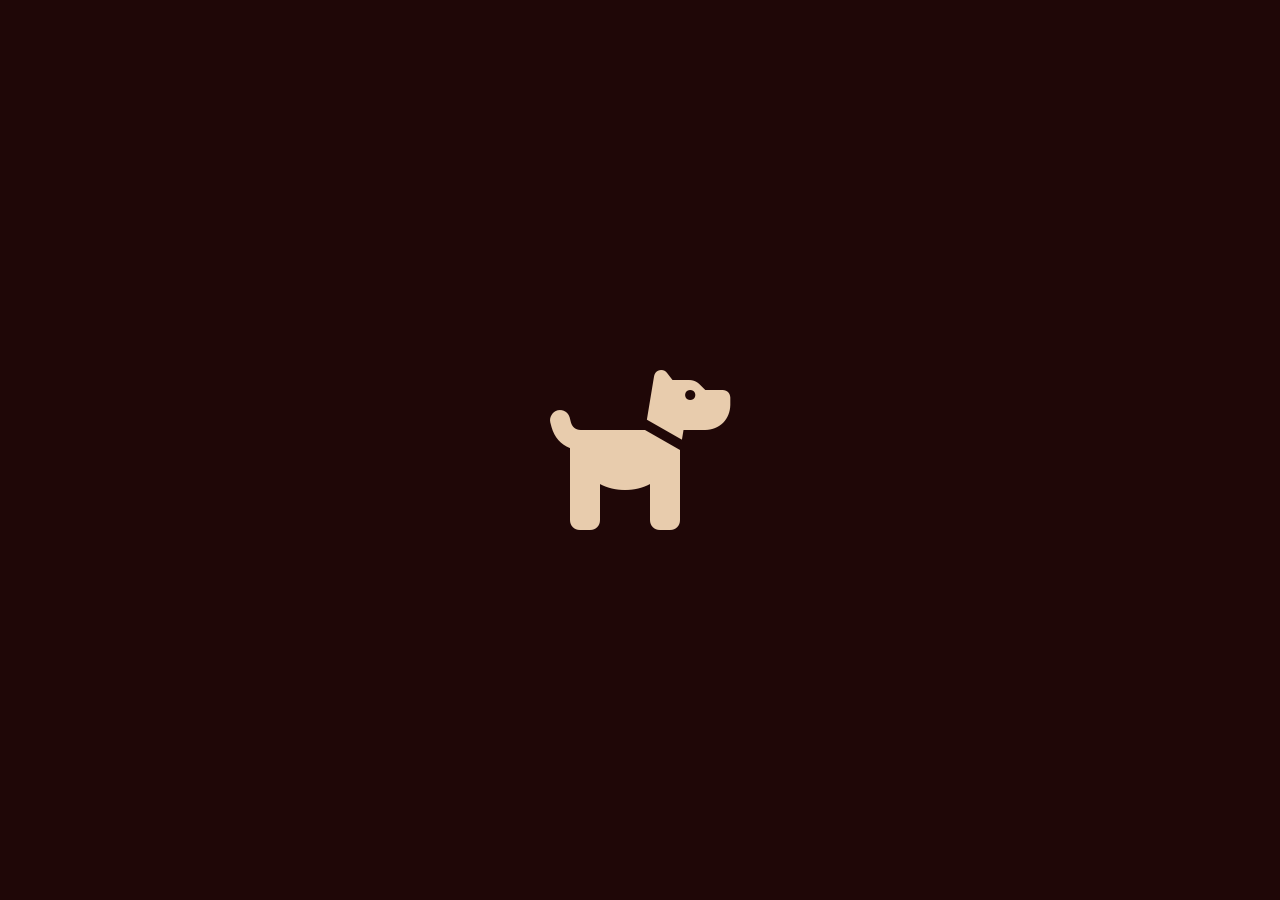
<file: preloader.html>
<!DOCTYPE html>
<html lang="en">
<head>
    <meta charset="UTF-8">
    <meta name="viewport" content="width=device-width, initial-scale=1.0">
    ,
    <link rel="stylesheet" href="preloader.css">
    <link rel="preconnect" href="https://cdnjs.cloudflare.com" crossorigin>
    <link rel="stylesheet" href="https://cdnjs.cloudflare.com/ajax/libs/font-awesome/6.5.1/css/all.min.css" integrity="sha512-DTOQO9RWCH3ppGqcWaEA1BIZOC6xxalwEsw9c2QQeAIftl+Vegovlnee1c9QX4TctnWMn13TZye+giMm8e2LwA==" crossorigin="anonymous" referrerpolicy="no-referrer" />
    <title>Preloader</title>
</head>
<body>
    <div class="preloader">
       <div class="bird"><i class="fa-solid fa-dove fa-10x fa-beat" style="color: rgb(232, 204, 173)"></i></div>
       <div class="dog"><i class="fa-solid fa-dog fa-10x fa-beat" style="color: rgb(232, 204, 173);"></i></div>
       <div class="cat"><i class="fa-solid fa-cat fa-10x fa-beat" style="color: rgb(232, 204, 173);"></i></div>
    </div>
    

    <script src="preloader.js"></script>
</body>
</html>
</file>
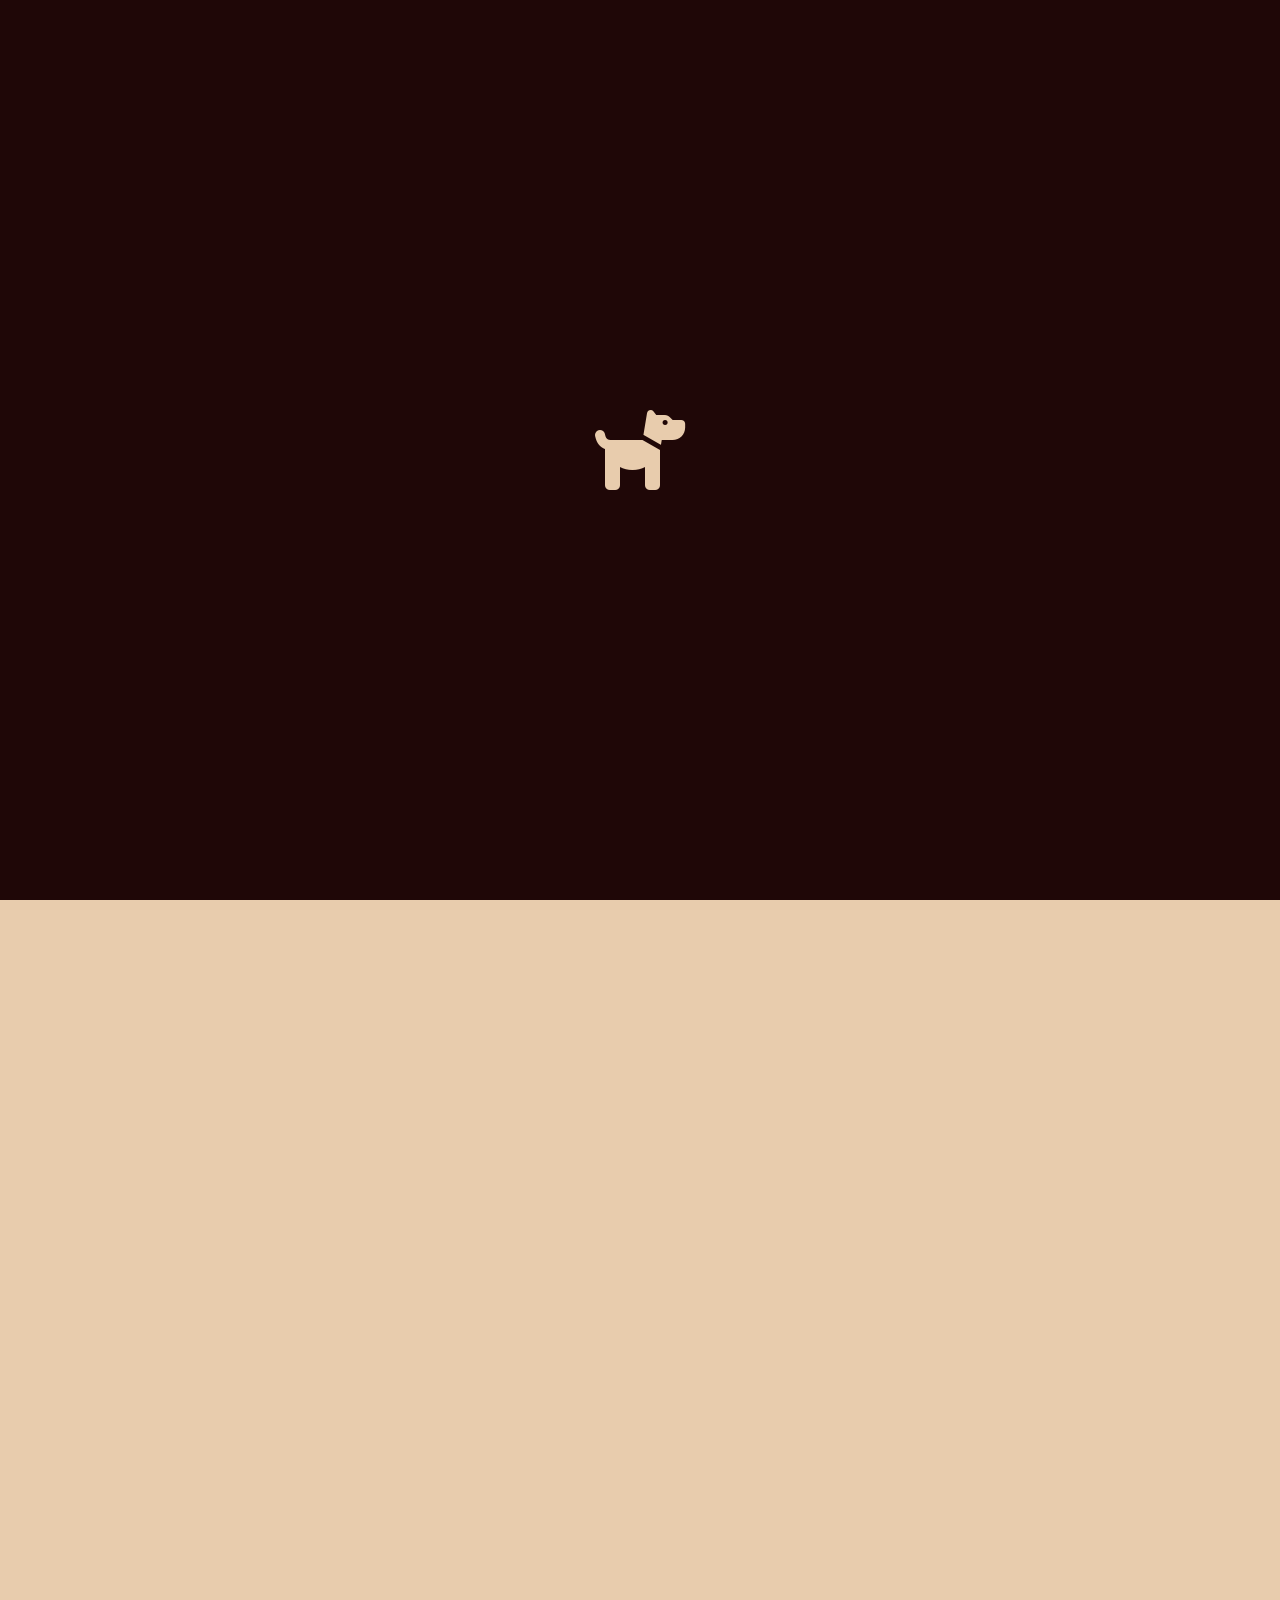
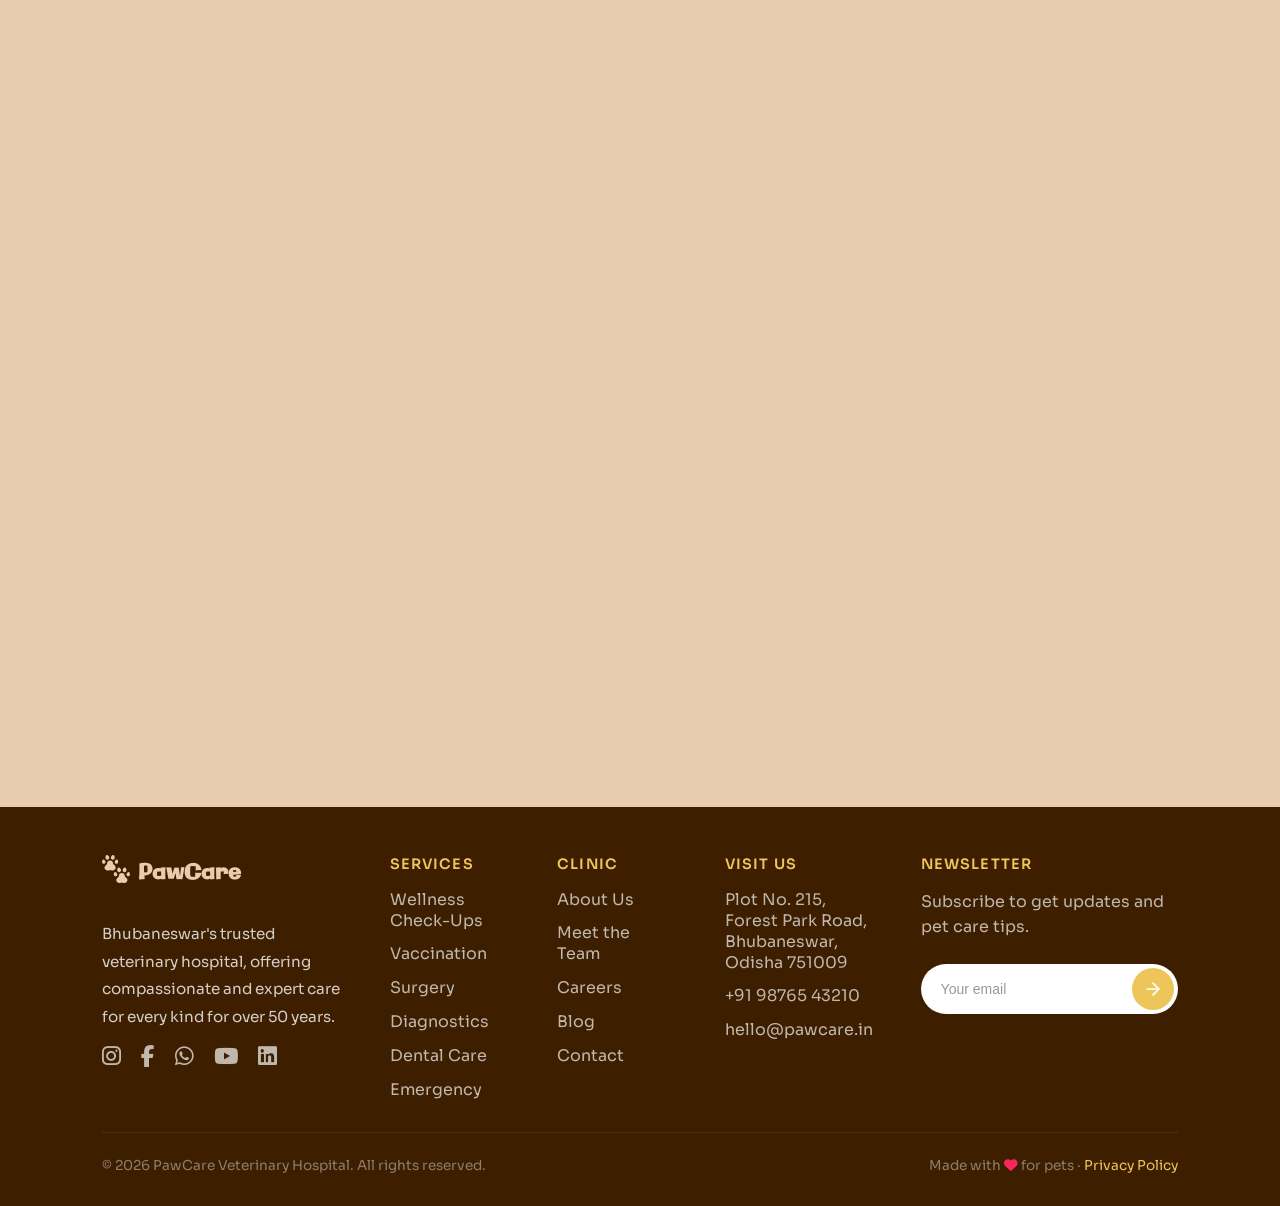
<file: services.html>
<!DOCTYPE html>
<html lang="en">
<head>
  <meta charset="UTF-8">
  <meta name="viewport" content="width=device-width, initial-scale=1.0">
  <title>Services</title>
  
  <link rel="preconnect" href="https://fonts.googleapis.com">
  <link rel="preconnect" href="https://fonts.gstatic.com" crossorigin>
  <link href="https://fonts.googleapis.com/css2?family=Calistoga&family=Galindo&family=Sora:wght@100..800&display=swap" rel="stylesheet">
  <link rel="stylesheet" href="https://cdnjs.cloudflare.com/ajax/libs/font-awesome/6.5.1/css/all.min.css">
  <link href="https://unpkg.com/aos@2.3.1/dist/aos.css" rel="stylesheet">
  <link rel="stylesheet" href="services.css">
  <link rel="stylesheet" href="./style.css">
  <link rel="icon" href="./images/pawCareLogo2.png">
</head>
<body> 

  <!-- preloader -->
  <div class="preloader">
      <div class="bird"><i class="fa-solid fa-dove fa-5x fa-beat" style="color: rgb(232, 204, 173)"></i></div>
      <div class="dog"><i class="fa-solid fa-dog fa-5x fa-beat" style="color: rgb(232, 204, 173);"></i></div>
      <div class="cat"><i class="fa-solid fa-cat fa-5x fa-beat" style="color: rgb(232, 204, 173);"></i></div>
  </div>
	<!-- navbar -->

    <header class="navbar">
        <a href="index.html" class="logo">
                 <?xml version="1.0" encoding="iso-8859-1"?>
<svg class="logo-icon" height="40px" width="40px" version="1.1" id="Layer_1" xmlns="http://www.w3.org/2000/svg" xmlns:xlink="http://www.w3.org/1999/xlink" 
	 viewBox="0 0 512 512" xml:space="preserve">
<g>
	<g>
		<path d="M217.592,177.33c-9.281-4.843-15.688-11.31-15.542-21.778c0-29.971-24.296-54.267-54.267-54.267
			s-54.267,24.297-54.267,54.267c0.297,10.065-4.255,17.641-12.911,22.785c-20.12,11.958-35.002,41.52-35.002,51.807
			c0,29.971,24.296,54.267,54.267,54.267c3.697,0,7.307-0.37,10.796-1.074c24.648-4.978,49.649-4.931,74.303,0.015
			c3.467,0.695,7.054,1.061,10.726,1.061c29.971,0,54.268-24.296,54.268-54.267C249.964,213.29,237.001,187.458,217.592,177.33z"/>
	</g>
</g>
<g>
	<g>
		<path d="M209.187,0.451c-18.792-4.414-41.67,24.543-46.084,43.337c-4.415,18.791,7.24,37.605,26.034,42.019
			c18.792,4.414,37.606-7.241,42.02-26.034C235.571,40.981,227.979,4.866,209.187,0.451z"/>
	</g>
</g>
<g>
	<g>
		<path d="M274.937,83.318c-17.01-3.996-37.717,22.216-41.713,39.225c-3.996,17.01,6.555,34.038,23.565,38.034
			c17.01,3.996,34.038-6.555,38.034-23.565C298.819,120.002,291.947,87.313,274.937,83.318z"/>
	</g>
</g>
<g>
	<g>
		<path d="M132.476,43.787c-4.413-18.792-27.291-47.75-46.083-43.336C67.6,4.866,60.008,40.98,64.422,59.772
			c4.414,18.793,23.228,30.449,42.02,26.035C125.234,81.393,136.89,62.58,132.476,43.787z"/>
	</g>
</g>
<g>
	<g>
		<path d="M63.819,122.543c-3.996-17.01-24.702-43.221-41.713-39.225C5.096,87.314-1.775,120.002,2.22,137.013
			c3.996,17.01,21.024,27.56,38.034,23.565C57.265,156.582,67.814,139.554,63.819,122.543z"/>
	</g>
</g>
<g>
	<g>
		<path d="M432.548,404.918c-9.281-4.843-15.688-11.31-15.542-21.778c0-29.971-24.296-54.267-54.267-54.267
			s-54.267,24.296-54.267,54.267c0.297,10.065-4.255,17.641-12.911,22.785c-20.12,11.958-35.002,41.52-35.002,51.807
			c0,29.971,24.296,54.267,54.267,54.267c3.697,0,7.307-0.37,10.796-1.074c24.648-4.978,49.649-4.931,74.303,0.015
			c3.467,0.695,7.054,1.061,10.726,1.061c29.971,0,54.267-24.296,54.267-54.267C464.92,440.878,451.957,415.046,432.548,404.918z"/>
	</g>
</g>
<g>
	<g>
		<path d="M424.143,228.039c-18.792-4.414-41.67,24.543-46.084,43.337c-4.414,18.791,7.242,37.605,26.034,42.019
			c18.792,4.414,37.606-7.241,42.02-26.034C450.527,268.568,442.935,232.453,424.143,228.039z"/>
	</g>
</g>
<g>
	<g>
		<path d="M489.893,310.906c-17.01-3.996-37.717,22.216-41.713,39.225c-3.996,17.009,6.555,34.038,23.565,38.034
			c17.01,3.996,34.038-6.555,38.034-23.565C513.775,347.59,506.903,314.901,489.893,310.906z"/>
	</g>
</g>
<g>
	<g>
		<path d="M347.433,271.374c-4.414-18.792-27.291-47.751-46.084-43.336c-18.792,4.415-26.384,40.53-21.97,59.323
			c4.414,18.792,23.227,30.448,42.02,26.034C340.191,308.979,351.847,290.167,347.433,271.374z"/>
	</g>
</g>
<g>
	<g>
		<path d="M278.775,350.131c-3.996-17.01-24.703-43.221-41.713-39.225c-17.01,3.996-23.882,36.684-19.887,53.694
			c3.995,17.01,21.024,27.56,38.034,23.565C272.221,384.169,282.77,367.141,278.775,350.131z"/>
	</g>
</g>
</svg>
             <div class="logo-text">PawCare</div>

</a>
           
             
        <div class="navright">
            <a href="index.html" class="del"><span><i class="fa-solid fa-paw fa-flip" style="color: rgb(61, 31, 0);"></i></span>Home</a>
            <a href="services.html" class="del"><span><i class="fa-solid fa-paw fa-flip" style="color: rgb(61, 31, 0);"></i></span>Services</a>
            <a href="about.html" class="del"><span><i class="fa-solid fa-paw fa-flip" style="color: rgb(61, 31, 0);"></i></span>About Us</a>
            <a href="ourvets.html" class="del"><span><i class="fa-solid fa-paw fa-flip" style="color: rgb(61, 31, 0);"></i></span>Our Vets</a>
            <a href="contact.html" class="del"><span><i class="fa-solid fa-paw fa-flip" style="color: rgb(61, 31, 0);"></i></span>Contact Us</a>
        </div>

        <div class="hamburger">

            <div class="hamburger-text">
                <div class="close-icon"><i class="fa-solid fa-xmark" style="color: rgb(33, 2, 2);"></i></div>
                <a href="index.html" class="side"><i class="fa-solid fa-paw" style="color: rgb(33, 2, 2);"></i> Home</a>
                <a href="services.html" class="side"><i class="fa-solid fa-paw" style="color: rgb(33, 2, 2);"></i> Services</a>
                <a href="about.html" class="side"><i class="fa-solid fa-paw" style="color: rgb(33, 2, 2);"></i> About Us</a>
                <a href="ourvets.html" class="side"><i class="fa-solid fa-paw" style="color: rgb(33, 2, 2);"></i> Our Vets</a>
                <a href="contact.html" class="side"><i class="fa-solid fa-paw" style="color: rgb(33, 2, 2);"></i> Contact Us</a>
            </div>
            
            <div class="hamburger-icon">
                 <i class="fa-solid fa-bars-staggered fa-2x" style="color: rgb(33, 2, 2);"></i>
            </div>
        </div>


    </header>

<body>

  <section class="services-page">
    <div class="services-container">
      <h2 data-aos="zoom-out" data-aos-duration="1400" class="services-title">Services</h2>

      <div data-aos="fade-up-left" data-aos-duration="1400" id="wellness" class="service-row">
        <div class="service-image">
          <img src="Images/wellness.png" alt="Veterinarian examining a dog">
        </div>
        <div class="service-content">
          <h3>Wellness Check-Ups</h3>
          <p>At PawCare Veterinary Hospital, our routine wellness check-ups form the foundation of your pet's lifelong health and happiness. Our team of expert doctors meticulously examines your furry family members from nose to tail during these visits. We believe every tail-wag and purr matters, so we use these comprehensive exams to ensure your pet is thriving at every life stage. These check-ups allow us to catch potential health issues early, utilizing the modern resources of our state-of-the-art facilities. With infinite patience and love, we make these routine visits a stress-free and highly positive experience for your beloved companions.</p>
        </div>
      </div>

      <div data-aos="fade-up-right" data-aos-duration="1400" id="vaccination" class="service-row">
        <div class="service-image">
          <img src="Images/vaccination.png" alt="Pet receiving vaccination">
        </div>
        <div class="service-content">
          <h3>Vaccination</h3>
          <p>PawCare provides essential vaccination services to protect your pet against common, severe, and preventable diseases. Drawing on our experience of treating over 1,500 pets, we carefully tailor vaccination schedules to meet the specific needs of your companion. Our preventive care protocols are administered with professional expertise to keep your pet's immune system robust and strong. We view vaccinations as a critical step in nurturing the joyful, healthy bond between you and your furry family member. You can consistently trust our compassionate staff across our 10+ centers to safely and gently administer these life-saving immunizations.</p>
        </div>
      </div>

      <div data-aos="fade-up-left" data-aos-duration="1400" id="surgery" class="service-row">
        <div class="service-image">
          <img src="Images/surgery.png" alt="Veterinary surgery room">
        </div>
        <div class="service-content">
          <h3>Surgery</h3>
          <p>When your pet requires specialized surgery, our state-of-the-art care centers in Bhubaneswar are fully equipped to provide the highest standard of medical care. Our surgical team, part of our network of over 50 expert doctors, brings extensive professional expertise to the operating table. We treat your beloved companions exactly how you would, prioritizing their absolute safety, comfort, and swift recovery during every procedure. From routine spays and neuters to complex operations, we utilize advanced medical practices to ensure the most successful outcomes. Post-surgery, we deliver compassionate aftercare to gently support your pet as they heal and return to their happy, active selves.</p>
        </div>
      </div>

      <div data-aos="fade-up-right" data-aos-duration="1400" id="diagnostics" class="service-row">
        <div class="service-image">
          <img src="Images/diagnosis.png" alt="Veterinary diagnostics equipment">
        </div>
        <div class="service-content">
          <h3>Diagnostics</h3>
          <p>PawCare offers advanced diagnostic services to swiftly and accurately uncover any underlying health issues your pet may face. Equipped with modern technology across our 10+ care centers, we can quickly analyze symptoms to provide expert medical answers. Our rigorous diagnostic process ensures that we understand exactly what your pet needs to receive the most effective and personalized treatment. By identifying problems early through careful testing, we minimize your pet's discomfort and rapidly accelerate their path to wellness. Our 50+ doctors rely on these precise diagnostic tools to deliver the targeted, professional care that Bhubaneswar has trusted since 2006.</p>
        </div>
      </div>

      <div data-aos="fade-up-left" data-aos-duration="1400" id="dental" class="service-row">
        <div class="service-image">
          <img src="Images/dental.png" alt="Pet dental cleaning">
        </div>
        <div class="service-content">
          <h3>Dental Care</h3>
          <p>As part of our comprehensive range of services, PawCare delivers thorough dental care to keep your pet's teeth and gums perfectly healthy. We understand that excellent oral health is deeply connected to your pet's overall wellness, comfort, and longevity. Our expert doctors perform routine cleanings, thorough examinations, and necessary dental treatments with infinite patience and gentleness. By actively preventing painful dental disease, we ensure that every meal is enjoyable and every purr or tail-wag is completely pain-free. Trust our professional team to maintain your furry family member's bright smile, further enhancing the joyful bond you share.</p>
        </div>
      </div>

      <div data-aos="fade-up-right" data-aos-duration="1400" id="emergency" class="service-row">
        <div class="service-image">
          <img src="Images/emergency.png" alt="Emergency veterinary care">
        </div>
        <div class="service-content">
          <h3>Emergency</h3>
          <p>When the unexpected happens, PawCare's emergency care team is ready to step in with immediate, life-saving medical interventions. Our state-of-the-art facilities are fully equipped to handle critical situations with the extreme urgency and advanced care they require. During highly stressful times, our compassionate staff treats your pet with the exact same love and dedication that you would. Leveraging the collective expertise of our 50+ doctors, we work tirelessly to stabilize and treat your pet in their moment of greatest need. As Bhubaneswar's trusted partner in pet wellness, we are always here to fiercely protect and support your furry family members whenever emergencies arise.</p>
        </div>
      </div>

    </div>
  </section>

  <script src="https://unpkg.com/aos@2.3.1/dist/aos.js"></script>
    <script src="services.js"></script>
</body>
</html>

     <!--footer-->
     <footer>
        <div class="footer-grid">
            <div class="footer-brand">
                <a href="#" class="footer-logo"><span><?xml version="1.0" encoding="iso-8859-1"?><!-- Uploaded to: SVG Repo, www.svgrepo.com, Generator: SVG Repo Mixer Tools -->
<svg class="paws" height="28px" fill="#e8ccad" width="28px" version="1.1" id="Layer_1" xmlns="http://www.w3.org/2000/svg" xmlns:xlink="http://www.w3.org/1999/xlink" 
	 viewBox="0 0 512 512" xml:space="preserve">
<g>
	<g>
		<path d="M217.592,177.33c-9.281-4.843-15.688-11.31-15.542-21.778c0-29.971-24.296-54.267-54.267-54.267
			s-54.267,24.297-54.267,54.267c0.297,10.065-4.255,17.641-12.911,22.785c-20.12,11.958-35.002,41.52-35.002,51.807
			c0,29.971,24.296,54.267,54.267,54.267c3.697,0,7.307-0.37,10.796-1.074c24.648-4.978,49.649-4.931,74.303,0.015
			c3.467,0.695,7.054,1.061,10.726,1.061c29.971,0,54.268-24.296,54.268-54.267C249.964,213.29,237.001,187.458,217.592,177.33z"/>
	</g>
</g>
<g>
	<g>
		<path d="M209.187,0.451c-18.792-4.414-41.67,24.543-46.084,43.337c-4.415,18.791,7.24,37.605,26.034,42.019
			c18.792,4.414,37.606-7.241,42.02-26.034C235.571,40.981,227.979,4.866,209.187,0.451z"/>
	</g>
</g>
<g>
	<g>
		<path d="M274.937,83.318c-17.01-3.996-37.717,22.216-41.713,39.225c-3.996,17.01,6.555,34.038,23.565,38.034
			c17.01,3.996,34.038-6.555,38.034-23.565C298.819,120.002,291.947,87.313,274.937,83.318z"/>
	</g>
</g>
<g>
	<g>
		<path d="M132.476,43.787c-4.413-18.792-27.291-47.75-46.083-43.336C67.6,4.866,60.008,40.98,64.422,59.772
			c4.414,18.793,23.228,30.449,42.02,26.035C125.234,81.393,136.89,62.58,132.476,43.787z"/>
	</g>
</g>
<g>
	<g>
		<path d="M63.819,122.543c-3.996-17.01-24.702-43.221-41.713-39.225C5.096,87.314-1.775,120.002,2.22,137.013
			c3.996,17.01,21.024,27.56,38.034,23.565C57.265,156.582,67.814,139.554,63.819,122.543z"/>
	</g>
</g>
<g>
	<g>
		<path d="M432.548,404.918c-9.281-4.843-15.688-11.31-15.542-21.778c0-29.971-24.296-54.267-54.267-54.267
			s-54.267,24.296-54.267,54.267c0.297,10.065-4.255,17.641-12.911,22.785c-20.12,11.958-35.002,41.52-35.002,51.807
			c0,29.971,24.296,54.267,54.267,54.267c3.697,0,7.307-0.37,10.796-1.074c24.648-4.978,49.649-4.931,74.303,0.015
			c3.467,0.695,7.054,1.061,10.726,1.061c29.971,0,54.267-24.296,54.267-54.267C464.92,440.878,451.957,415.046,432.548,404.918z"/>
	</g>
</g>
<g>
	<g>
		<path d="M424.143,228.039c-18.792-4.414-41.67,24.543-46.084,43.337c-4.414,18.791,7.242,37.605,26.034,42.019
			c18.792,4.414,37.606-7.241,42.02-26.034C450.527,268.568,442.935,232.453,424.143,228.039z"/>
	</g>
</g>
<g>
	<g>
		<path d="M489.893,310.906c-17.01-3.996-37.717,22.216-41.713,39.225c-3.996,17.009,6.555,34.038,23.565,38.034
			c17.01,3.996,34.038-6.555,38.034-23.565C513.775,347.59,506.903,314.901,489.893,310.906z"/>
	</g>
</g>
<g>
	<g>
		<path d="M347.433,271.374c-4.414-18.792-27.291-47.751-46.084-43.336c-18.792,4.415-26.384,40.53-21.97,59.323
			c4.414,18.792,23.227,30.448,42.02,26.034C340.191,308.979,351.847,290.167,347.433,271.374z"/>
	</g>
</g>
<g>
	<g>
		<path d="M278.775,350.131c-3.996-17.01-24.703-43.221-41.713-39.225c-17.01,3.996-23.882,36.684-19.887,53.694
			c3.995,17.01,21.024,27.56,38.034,23.565C272.221,384.169,282.77,367.141,278.775,350.131z"/>
	</g>
</g>
</svg></span><span style="color: #e8ccad;">PawCare</span></a>

                <p>
                    Bhubaneswar's trusted veterinary hospital,
                    offering compassionate and expert care
                    for every kind for over 50 years.
                </p>

                <div class="footer-social">
                    <a href="#" aria-label="Instagram">
                        <i class="fa-brands fa-instagram"></i>
                    </a>

                    <a href="#" aria-label="Facebook">
                        <i class="fa-brands fa-facebook-f"></i>
                    </a>

                    <a href="#" aria-label="WhatsApp">
                        <i class="fa-brands fa-whatsapp"></i>
                    </a>

                    <a href="#" aria-label="YouTube">
                        <i class="fa-brands fa-youtube"></i>
                    </a>

                    <a href="#" aria-label="LinkedIn">
                        <i class="fa-brands fa-linkedin"></i>
                    </a>
                </div>
            </div>
            <div class="footer-col">
                <h4>Services</h4>
                <ul>
                    <li><a href="services.html#wellness">Wellness Check-Ups</a></li>
                    <li><a href="services.html#vaccination">Vaccination</a></li>
                    <li><a href="services.html#surgery">Surgery</a></li>
                    <li><a href="services.html#diagnostics">Diagnostics</a></li>
                    <li><a href="services.html#dental">Dental Care</a></li>
                    <li><a href="services.html#emergency">Emergency</a></li>
                </ul>
            </div>
            <div class="footer-col">
                <h4>Clinic</h4>
                <ul>
                    <li><a href="about.html">About Us</a></li>
                    <li><a href="#">Meet the Team</a></li>
                    <li><a href="#">Careers</a></li>
                    <li><a href="#">Blog</a></li>
                    <li><a href="contact.html">Contact</a></li>
                </ul>
            </div>
            <div class="footer-col">
                <h4>Visit Us</h4>
                <ul>
                    <li><a href="#">Plot No. 215, Forest Park Road, Bhubaneswar, Odisha 751009</a></li>
                    <li><a href="tel:+919876543210">+91 98765 43210</a></li>
                    <li><a href="mailto:hello@pawcare.in">hello@pawcare.in</a></li>
                </ul>
            </div>
            <div class="footer-newsletter">
                <h4>NEWSLETTER</h4>
                <p class="newsletter-desc">Subscribe to get updates and<br>pet care tips.</p>
  
                <form class="newsletter-form" action="#" method="POST">
                    <input type="email" class="newsletter-input" placeholder="Your email" required>
                    <button type="submit" class="newsletter-btn" aria-label="Subscribe">
                        <svg width="20" height="20" viewBox="0 0 24 24" fill="none" stroke="currentColor" stroke-width="2" stroke-linecap="round" stroke-linejoin="round">
                            <line x1="5" y1="12" x2="19" y2="12"></line>
                            <polyline points="12 5 19 12 12 19"></polyline>
                        </svg>
                    </button>
                </form>
            </div>
        </div>
        <div class="footer-bottom">
            <span>© 2026 PawCare Veterinary Hospital. All rights reserved.</span>
            <span>Made with <i class="fa-solid fa-heart fa-beat" style="color: rgb(245, 41, 95);"></i> for pets · <a href="#">Privacy Policy</a></span>
        </div>
    </footer>
    <script src="https://unpkg.com/aos@2.3.1/dist/aos.js"></script>
    <script src="services.js"></script>
</file>
<file: appointment.css>
* {
  margin: 0;
  padding: 0;
  box-sizing: border-box;
}
body{
  font-family: "Sora", sans-serif;
  background-color: #ffffff;
  color: #2a1520;
  overflow-x: hidden;
}
html {
  scroll-behavior: smooth;
  
}
:root{
  --font-l: "Galindo", sans-serif;
  --font-m: "Calistoga", sans-serif;
  --font-s: "Sora", sans-serif;

  /* font weights */
  --wt-l:700;
  --wt-m:500;
  --wt-s:400;
}
.preloader{
    position: fixed;
    background-color: #1f0707;
    top: 0;
    left: 0;
    right: 0;
    bottom: 0;
    width: 100%;
    z-index: 9999;
}
.bird{
    display: flex;
    justify-content: center;
    align-items: center;
    height: 100vh;
    width: 100%;
    position: absolute;
}
.dog{
    display: flex;
    justify-content: center;
    align-items: center;
    height: 100vh;
    width: 100%;
    position: absolute;
    display: none;
}
.cat{
    display: flex;
    justify-content: center;
    align-items: center;
    height: 100vh;
    width: 100%;
    position: absolute;
    display: none;
}
.preloader-hidden{
    opacity: 0;
    visibility: hidden;
    pointer-events: none;
}

.confirm{
  position: fixed;
  left: 0;
  z-index: 10000;
  height: 100%;
  width: 100%;
  background-color: #e8ccad;
  color: #3d1f00;
  display: none;
  font-size: medium;
  font-weight: 700;
  flex-direction: column;
  align-items: center;
  justify-content: flex-start;
  box-sizing: border-box;
  padding: 1.5rem;
  transition: display 0.3s ease-in-out;
}
.confirm img{
  display: block;
  max-width: 60%;
  width: 150px;
  height: 150px;
  object-fit: contain;
  margin-top: 1.5rem;
  flex-shrink: 0;
}
.content{
  padding-top: 20%;
}
.short-msg {
  display: none;
}

.error1{
  display: none;
  color: #3D1F00;
  font-size: 1rem;
  font-weight: 700;
}
.error2{
  display: none;
  color: #3D1F00;
  font-size: 1rem;
  font-weight: 700;
}
.error3{
  display: none;
  color: #3D1F00;
  font-size: 1rem;
  font-weight: 700;
}

.navbar {
  width: 100%;
  position: sticky;
  top: 0%;
  z-index: 1000;
  display: flex;
  justify-content: space-between;
  background-color: #faf4ec;
  align-items: center;
  padding: 1.5em;
  height: 5em ;
  border-bottom: 1px solid rgba(74, 21, 75, 0.15);
  
}
.navright span{
  margin-right: 0.2em;
}
.logo{
    display: flex;
    gap: 10px;
    justify-content: center;
    align-items: center;
    text-decoration: none;
    color: inherit;
}
.logo-text{
    font-family: var(--font-l);
    color: #3d1f00;
    font-size: 30px;
    transition: transform 0.2s ease;
}
.logo-icon{
    fill: #3d1f00;
    transition: transform 0.4s ease;
    opacity: 1;
}
.logo:hover .logo-icon{
    fill: #ff5733;
    cursor: pointer;
    transform: translateY(-6px) rotate(-10deg);
}
.logo-text:hover{
    color: #ff5733;
    cursor: pointer;
    transform: translateY(6px) rotate(-5deg);
}

.navright {
  display: flex;
  font-size: 20px;
  gap: 30px;
}
.del{
    display: flex;
    justify-content: center;
    font-size: medium;
    align-items: center;
    color: #2a1520;
    transition: color 0.3s ease;
    text-decoration: none;
    
}
.del span{
  opacity: 0;
  transition: opacity 0.2s ease;
}
.del:hover{
    color: #ff5733;
    cursor: pointer;
    rotate: 2deg;
    font-weight: 900;

}
.del:hover span{
   opacity: 1;
   transition: opacity 0.7s ease;
}
main {
    max-width: 800px;
    margin: 2rem auto;
    padding: 0 1rem;
}
.appointment-page {
    background-color: white;
    min-height: 100vh;
}
.appointment-main {
    padding: 120px 5vw 80px;
    display: flex;
    flex-direction: column;
    align-items: center;
    max-width: 1300px;
    margin: 0 auto;
    width: 100%;
}
.appointment-header {
    text-align: center;
    margin-bottom: 2rem;
    width: 100%;
    max-width: 1200px;
}

.appointment-title {
    font-family: var(--font-l);
    font-size: 3rem;
    font-weight: var(--wt-m);
    color: #3d1f00;
    margin-bottom: 0.6rem;
    letter-spacing: -0.5px;
}

.appointment-subtitle {
    font-size: 1.15rem;
    color: #808080;
    font-weight: 500;
}

.emergency-notice {
  background-color: #3d1f00;
  color: #ffffff;
  padding: 1rem 2rem;
  border-radius: 16px;
  font-weight: 500;
  margin-bottom: 2rem;
  box-shadow: 0 8px 24px rgba(42, 21, 32, 0.25);
  display: flex;
  align-items: center;
  justify-content: space-between;
  gap: 16px;
  max-width: 1200px;
  width: 100%;
  border-left: 5px solid #d64550;
}

.emergency-notice .emergency-left {
    display: flex;
    align-items: center;
    gap: 12px;
}

.emergency-notice .emergency-label {
  background-color: #d64550;
  color: #fff;
  padding: 0.25rem 0.9rem;
  border-radius: 50px;
  font-size: 0.85rem;
  font-weight: 700;
  letter-spacing: 0.04em;
  text-transform: uppercase;
  white-space: nowrap;
}

.emergency-notice .emergency-msg {
  font-size: 0.95rem;
  color: rgba(255,255,255,0.88);
}

.emergency-notice .emergency-phone {
  background-color: #d64550;
  color: #fff;
  padding: 0.45rem 1.2rem;
  border-radius: 50px;
  font-weight: 700;
  font-size: 1rem;
  white-space: nowrap;
  letter-spacing: 0.03em;
}

.appointment-container {
  background: #ec802b;
  border-radius: 24px;
  padding: 3.5rem 4rem;
  width: 100%;
  max-width: 1200px;
  box-shadow: 0 20px 50px rgba(165, 56, 96, 0.3);
  color: #ffffff;
}


.appointment-form fieldset {
  border: 2px solid rgba(255, 255, 255, 0.2);
  border-radius: 20px;
  padding: 2rem;
  margin-bottom: 2rem;
}

.appointment-form legend {
  font-family: var(--font-l);
  background-color: #edc55b;
  color: #000000;
  padding: 0.5rem 1.5rem;
  border-radius: 50px;
  font-weight: var(--wt-m);
  font-size: 1.1rem;
  box-shadow: 0 4px 10px rgba(0,0,0,0.2);
}

.form-group {
    display: flex;
    flex-direction: column;
    gap: 0.5rem;
    margin-bottom: 1.5rem;
}

.form-group label {
    font-weight: 600;
    font-size: 0.95rem;
    color: #ffffff;
    margin-left: 10px;
}


.form-group input[type="text"],
.form-group input[type="email"],
.form-group input[type="tel"],
.form-group input[type="date"],
.form-group select {
    background-color: #ffffff;
    border: none;
    border-radius: 50px;
    padding: 14px 20px;
    font-size: 1rem;
    font-family: "Sora", sans-serif;
    color: #2a1520;
    outline: none;
    box-shadow: inset 0 2px 4px rgba(0,0,0,0.05);
    transition: box-shadow 0.3s ease;
}

.form-group input:focus,
.form-group select:focus {
    box-shadow: 0 0 0 3px rgba(135, 245, 251, 0.5);
}
.form-group textarea {
    background-color: #ffffff;
    border: none;
    border-radius: 20px;
    padding: 16px 20px;
    font-size: 1rem;
    font-family: "Sora", sans-serif;
    color: #2a1520;
    outline: none;
    min-height: 120px;
    resize: vertical;
}

input[type="date"]::-webkit-calendar-picker-indicator {
    background-color: #f1e4f3;
    padding: 5px;
    border-radius: 50%;
    cursor: pointer;
}

.inline-group {
    flex-direction: column;
}
.radio-options {
    display: flex;
    gap: 2rem;
    margin-left: 10px;
    margin-top: 0.5rem;
}
.radio-options label {
    display: flex;
    align-items: center;
    gap: 8px;
    font-weight: 500;
    cursor: pointer;
}
.radio-options input[type="radio"] {
    accent-color: #87f5fb; 
    width: 18px;
    height: 18px;
    cursor: pointer;
}

.form-submit {
    text-align: center;
    margin-top: 2rem;
}
.form-submit .btn-aqua {
  background: #edc55b ;
  color: #2a1520 ;
  padding: 0.8rem 2rem;
  border-radius: 50px;
  font-weight: 700;
  font-size: 0.95rem;
  text-decoration: none;
  transition: transform 0.15s, box-shadow 0.2s;
  box-shadow: 0 4px 16px rgba(135,245,251,0.3);
  border: none; 
  cursor: pointer;
}
.form-submit .btn-aqua:hover {
  transform: translateY(-2px);
  box-shadow: 0 8px 20px rgba(135,245,251,0.4);
}


/** Footer **/

footer {
  background-color: #3d1f00 ;
  padding: 3rem 8vw 2rem;
}


.footer-grid {
  display: grid;
  grid-template-columns: 2fr 1fr 1fr 1fr 1fr;
  gap: 3rem;

  align-items: stretch;
}

.footer-brand,
.footer-col,
.footer-newsletter {
  display: flex;
  flex-direction: column;
  justify-content: flex-start;
}

.footer-brand {
  gap: 1rem;
}

.footer-logo {
  font-family: var(--font-l);
  font-size: 1.3rem;
  font-weight: 700;
  color: #ffffff ;
  text-decoration: none;
  margin-bottom: 0.8rem;
  display: inline-flex;
  align-items: center;
  gap: 8px;
}

.footer-brand p {
  max-width: 260px;
  line-height: 1.8;
  font-size: 0.95rem;
  color: rgba(255,255,255,0.78) ;
  margin: 0;
}

.footer-social{
    display:flex;
    gap:20px;
    margin-top:0;
}

.footer-social a{
    color:rgba(255,255,255,0.68);
    text-decoration:none;
    font-size:1.35rem;
    transition:color .2s ease;
}

.footer-social a:hover{
    color:#76C4EB;
}

.footer-social a i{
    display:block;
}

.footer-col h4 {
  color: #edc55b ;
  font-size: 0.9rem;
  font-weight: 600;
  letter-spacing: 0.08em;
  text-transform: uppercase;
  margin-bottom: 1rem;
}

.footer-col ul {
  list-style: none;
  display: flex;
  flex-direction: column;
  gap: 0.8rem;
}

.footer-col a {
  text-decoration: none;
  color: rgba(255,255,255,0.68) ;
  transition: color 0.2s ease;
}

.footer-col a:hover {
  color: #76C4EB ;
}

.footer-newsletter {
  color: #ffffff ; 
  max-width: 320px;
}

.footer-newsletter h4 {
  color: #edc55b ;
  font-size: 0.9rem;
  font-weight: 600;
  letter-spacing: 0.08em;
  text-transform: uppercase;
  margin-bottom: 1rem;
}

.newsletter-desc {
  font-size: 1rem;
  line-height: 1.6;
  color: rgba(255,255,255,0.68) ;
  margin-bottom: 24px;
  max-width: 260px;
  margin: 0 0 24px;
  line-height: 1.6;
}

.newsletter-form {
  display: flex;
  align-items: center;
  background-color: #ffffff ;
  border-radius: 50px;
  padding: 4px;
}

.newsletter-input {
  flex: 1;
  border: none;
  background: transparent;
  padding: 10px 16px;
  font-size: 14px;
  outline: none;
  color: #333333;
}

.newsletter-input::placeholder {
  color: #999999;
}

.newsletter-btn {
  background-color: #edc55b ;
  color: #ffffff;
  border: none;
  border-radius: 50px;
  width: 42px;
  height: 42px;
  display: flex;
  justify-content: center;
  align-items: center;
  cursor: pointer;
  transition: background-color 0.3s ease;
}

.newsletter-btn:hover {
  background-color: #d7b044 ;
}

.newsletter-btn svg {
  transition: transform 0.3s ease;
}

.newsletter-btn:hover svg {
  transform: translateX(3px); 
}

.footer-bottom {
  margin-top: 2rem;
  padding-top: 1.5rem;
  border-top: 1px solid rgba(255,255,255,0.08);

  display: flex;
  justify-content: space-between;
  align-items: center;
  flex-wrap: wrap;
  gap: 1rem;
}

.footer-bottom span {
  color: rgba(255,255,255,0.42) ;
  font-size: 0.85rem;
}

.footer-bottom a {
  color: #edc55b ;
  text-decoration: none;
  transition: opacity 0.2s ease;
}

.footer-bottom a:hover {
  opacity: 0.8;
}

.hamburger {
  display: none;
}
.info-box{
  display: flex;
  flex-direction: column;
  align-items: center;
  justify-content: center;
  transition: transform 0.4s ease-in-out;
  margin-left: -10em;
}
.info-val{
  font-size: xx-large;
  font-weight: 800;
}
.info-text{
  font-size: x-large;
  font-weight: 500;
}
.info-bubble{
  display: flex;
  align-items: center;
  justify-content: center;
  background-color: #ff5733;
  border-radius: 50% 50%;
  height: 5rem;
  width: 5rem;
  transition: border 0.3s ease-in-out;
}
.footer-info{
  width: 90em;
  height: 210px; 
  position: absolute; 
  margin-top: 33%;
  display: flex; 
  align-items: center;
  justify-content: space-around;
  margin-right: 20px;
}
.info-box:hover{
  transform: translateY(-3px);
  cursor: pointer;
  color: #ff5733;
}
.info-bubble:hover{
  border: 2px solid #1a111a;
  box-shadow: 0 10px 20px rgba(246, 3, 3, 0.3);
}
.wrapper-1{
  display: flex;
  justify-content: space-between;
}
.wrapper-2{
  display: flex;
}

@media (max-width: 500px) {

  /* .content{
    display: none;
  } */
  /* .short-msg{
    display: flex;
    justify-content: center;
    align-items: center;
  } */
   .confirm{
    display: none;
    justify-content: center;
    align-items: center;
   }
  
  .navright {
    display: none;
  }

  .hamburger {
    display: flex;
    position: fixed;
    right: 20px; 
    top: 1.5em;
    z-index: 1001;
    cursor: pointer;
  }
  .close-icon{
    margin-right: 90%;
  }
  .hamburger-text {
    z-index: 1002;
    position: fixed;
    top: 0;
    right: -100dvw; 
    width: 100dvw;
    height: 100dvh;
    background-color: #e8ccad;
    display: flex;
    flex-direction: column;
    gap: 2.5rem;
    justify-content: flex-start;
    padding: 2em 1.5em;
    font-size: x-large;
    box-shadow: -2px 0 5px rgba(243, 4, 4, 0.1);
    transition: right 0.3s ease-in-out;
    box-sizing: border-box;
    
  }
  .hamburger-text a.side{
    text-decoration: none;
    color: inherit;
  }
  .side{
    gap: 5em;
    border-bottom: 0.5px solid #1a111a;
  }
  .side:hover{
    color: #ff5733;
    font-weight: 700;
  }
  .hamburger-text.open{
    right: 0;
  }
  .hamburger-icon.fade_out{
    display: none;
  }
  .text-wrapper{
    width: 100%;
    height: auto;
    font-size: 2.5rem;
  }
  .swap-link{
    font-size: 2.5rem;
  }
  
  .main{
    display: flex;
    flex-direction: column;
    width: 100%;
    padding: 2em 1.5em;
    margin-left: 0;
  }
  .mainright img{
    display: none;
  }
  .pet-card {
    position: static;
    top: auto;
    bottom: auto;
    left: auto;
    right: auto;
    margin: 1.5em auto; 
    max-width: 100%;    
    opacity: 1;
}
  .footer-info{
    position: static;
    top: auto;
    bottom: auto;
    left: auto;
    right: auto;
    margin: 0 auto 20px;
    display: grid;
    grid-template-columns: repeat(2, 1fr);
    gap: 15px;
    width: 100%;
    padding: 10px 16px;
    max-width: 100%;
    box-sizing: border-box;
   }
   .info-box{
    position: static;
    top: auto;
    left: auto;
    display: flex;
    flex-direction: column;
    align-items: center;
    text-align: center;
    margin-left: 0;
  }
  .info-text{
    font-size: medium;
  }

  .appointment-main {
    padding: 90px 1rem 60px;
  }

  .appointment-header {
    text-align: center;
    margin-bottom: 1.2rem;
  }

  .appointment-title {
    font-size: 1.75rem;
    line-height: 1.2;
  }

  .appointment-subtitle {
    font-size: 0.95rem;
  }

  .emergency-notice {
    flex-direction: column;
    align-items: flex-start;
    border-radius: 14px;
    padding: 1rem 1.2rem;
    gap: 8px;
  }

  .emergency-notice .emergency-left {
    flex-direction: column;
    align-items: flex-start;
    gap: 6px;
  }

  .emergency-notice .emergency-msg {
    font-size: 0.88rem;
  }

  .emergency-notice .emergency-phone {
    align-self: stretch;
    text-align: center;
    padding: 0.5rem 1rem;
    font-size: 0.95rem;
  }

  .appointment-container {
    padding: 1.8rem 1.2rem;
    border-radius: 16px;
  }

  .appointment-form fieldset {
    padding: 1.2rem 1rem;
  }

  .radio-options {
    flex-direction: column;
    gap: 0.8rem;
  }

  .form-submit .btn-aqua {
    width: 100%;
    padding: 0.9rem 1rem;
    font-size: 1rem;
  }

  footer {
    padding: 48px 24px 32px;
  }
  .footer-grid {
    grid-template-columns: 1fr;
    gap: 32px;
  }
  .footer-brand p,
  .newsletter-desc {
    max-width: 100%;
  }
  .footer-newsletter {
    max-width: 100%;
  }
  .newsletter-form {
    width: 100%;
  }
  .footer-bottom {
    flex-direction: column;
    align-items: flex-start;
    gap: 12px;
  }
}
</file>
<file: style.css>
* {
  margin: 0;
  padding: 0;
  box-sizing: border-box;
}

:root {
  --font-l: "Galindo", sans-serif;
  --font-m: "Calistoga", sans-serif;
  --font-s: "Sora", sans-serif;
  --font-xs: "Happy Monkey", sans-serif;

  /* font weights */
  --wt-l:700;
  --wt-m:500;
  --wt-s:400;

  --bg-color: #e8ccad;
  --bg-white: #faf4ec;
  --bg-blue: #08f6f6;
  --bg-orange: #ff5733;
  --bg-text-color: #3d1f00;
}
body{
  font-family: var(--font-s) ;
  background-color: var(--bg-color);
  color: #2a1520;
  overflow-x: hidden;
}
html {
  scroll-behavior: smooth;
  overflow-x: hidden;
  
}
.preloader{
    position: fixed;
    background-color: #1f0707;
    top: 0;
    left: 0;
    right: 0;
    bottom: 0;
    width: 100%;
    z-index: 9999;
    box-sizing: border-box;
}
.bird{
    display: flex;
    justify-content: center;
    align-items: center;
    height: 100vh;
    width: 100%;
    position: absolute;
}
.dog{
    display: flex;
    justify-content: center;
    align-items: center;
    height: 100vh;
    width: 100%;
    position: absolute;
    display: none;
}
.cat{
    display: flex;
    justify-content: center;
    align-items: center;
    height: 100vh;
    width: 100%;
    position: absolute;
    display: none;
}
.preloader-hidden{
    opacity: 0;
    visibility: hidden;
    pointer-events: none;
}

.navbar {
  width: 100%;
  position: sticky;
  top: 0%;
  z-index: 1000;
  display: flex;
  justify-content: space-between;
  background-color: var(--bg-white);
  align-items: center;
  padding: 1.5em;
  height: 5em ;
  border-bottom: 1px solid rgba(74, 21, 75, 0.15);
  
}
.logo{
    display: flex;
    gap: 10px;
    justify-content: center;
    align-items: center;
    text-decoration: none;
    color: inherit;
}
.logo-text{
    font-family: var(--font-l);
    color: var(--bg-text-color);
    font-size: 30px;
    transition: transform 0.2s ease;
}
.logo-icon{
    fill: #3d1f00;
    transition: transform 0.4s ease;
    opacity: 1;
}
.logo:hover .logo-icon{
    fill: #ff5733;
    cursor: pointer;
    transform: translateY(-6px) rotate(-10deg);
}
.logo-text:hover{
    color: #ff5733;
    cursor: pointer;
    transform: translateY(6px) rotate(-5deg);
}

.navright {
  display: flex;
  font-size: 16px;
  gap: 30px;
  padding-right: 1.2rem;
}
.navright span{
  margin-right: 0.2em;
}
.del{
    display: flex;
    justify-content: center;
    align-items: center;
    color: #2a1520;
    transition: color 0.3s ease, rotate 0.2s ease-in-out;
    text-decoration: none;
    
}
.del span{
  opacity: 0;
  transition: opacity 0.3s ease;
}
.del:hover{
    color: #ff5733;
    cursor: pointer;
    rotate: 2deg;
    font-weight: 900;

}
.del:hover span{
   opacity: 1;
   transition: opacity 0.7s ease;
}
.hamburger {
  display: none;
}
.main {
  display: flex;
  width:100%;
  min-height: 50vh;
  padding-bottom: 10em;
  justify-content: space-between;
  align-items: center;
  padding: 2em 5vw;
}
.mainleft{
  flex: 1;
  max-width: 50%;
}

.mainlefttop {
  width: 100%;
}

.swap-link {
  display: inline-block;
  font-size: 4rem; 
  /* text-transform: uppercase; */
  text-decoration: none;
  color: var(--bg-text-color);
  font-weight: 900;
  width: 100% ;
  max-width: 500px; 
}

.text-wrapper {
  font-family: var(--font-l);
  font-size: larger;
  display: inline-flex;  
  flex-direction: column;
  position: relative;
  height: 150px;          
  line-height: 80px;     
  width: 550px;          
  overflow: hidden;  
  margin-top: -5%;    
}


.line {
  display: block;
  position: absolute;
  top: 0;
  left: 0;
  width: 100%;
  white-space: nowrap;
  
  
  
  animation-duration: 5s;
  animation-iteration-count: infinite;
  animation-timing-function: cubic-bezier(0.76, 0, 0.24, 1);
}


.text-front {
  animation-name: swapTextFront;
}


.text-back {
  transform: translateY(150%); 
  animation-name: swapTextBack;
}

@keyframes swapTextFront {
  0%, 45% {
    transform: translateY(0%); 
  }
  50%, 95% {
    transform: translateY(-100%); 
  }
  100% {
    transform: translateY(0%);
  } 
}

@keyframes swapTextBack {
  0%, 45% {
    transform: translateY(150%); 
  }
  50%, 95% {
    transform: translateY(0%); 
  }
  100% {
    transform: translateY(150%); 
  }
}
.mainleftmid{
    /* display: flex; */
    width: 350px;
    margin-top: 1.5em;
    font-size: 1.5em;
}
.wagging-text {
  display: inline-block;
  animation: wag 0.93s infinite;
}
@keyframes wag {
  0% {
    transform: translateY(0);
  }
  15% {
    transform: translateY(-19px); 
  }
  30%{
    transform: translateY(0);
    color: #ff5733;
  }
  50%{
    transform: translateY(10px);
  }
  75%{
    transform: translateX(0px);
  }
  85%{
    transform: translateX(10px);
  }
  100% {
    transform: translateX(0); 
  }
}

.btn {
  display: inline-block;
  padding: 12px 28px;
  background-color: #1a111a;
  color: #44fff9;
  border-radius: 30px;
  text-decoration: none;
  font-size: medium;
  font-weight: bold;
  box-shadow: 0 80px 30px var(--bg-orange);
  transition: transform 0.2s ease, box-shadow 0.2s ease; 
  box-shadow: 0 4px 6px rgba(247, 2, 2, 0.15); 
}
.btn-wrapper{
  display: flex;
  gap: 0.5em;
}

.btn:hover {
  transform: translateY(-4px); 
  box-shadow: 0 10px 10px rgba(246, 3, 3, 0.54);
  color: #66fff2;
  cursor: pointer; 
}
.btn:active {
  transform: translateY(1px); 
  box-shadow: 0 2px 4px rgba(0, 0, 0, 0.2); 
}
.mainleftbtm{
  margin-top: 1.5em;
  font-size: 2em;
}
.mainright{
  position: relative;
  display: flex;
  gap: 3.5em;
}
.dog-container{
  flex: 1;
  margin-top: 8%;
  margin-left: -10%;
  height: 66%;
  width: 39%;
  overflow: hidden;
}
.dog-container img{
  margin-top: -170px;
  margin-left: -186px;
  height: 50em;
}
.cat-container{
  margin-top: 2%;
  margin-left: -5%;
  height: 70%;
  width: 39%;
  overflow: hidden;
}
.cat-container img{
  object-fit: fill;
  margin-top: -50px;
  margin-left: -5em;
  margin-right: 20px;
  height: 35em;
  transform: scaleX(-1);
}

.pet-card {
  z-index: 10;
  opacity: 0;
  margin-top: 10%;
  margin-left: -40%;
  position: absolute;
  background: var(--bg-white);
  box-shadow: 0 20px 40px var(--bg-orange);
  border-radius: 24px;
  padding: 24px;
  max-width: 400px; 
  font-family: system-ui, -apple-system, sans-serif;
  animation: floatAnimation 3s ease-in-out infinite;
  transition: opacity 0.6s ease-in-out, filter 0.5s ease-in-out;
}
@keyframes floatAnimation {
  0% {
    transform: translateY(0);
  }
  50% {
    transform: translateY(-10px); 
  }
  100% {
    transform: translateY(0);
  }
}

.card-header {
  display: flex;
  justify-content: space-between;
  align-items: flex-start;
  margin-bottom: 20px;
  border-radius: 20px;
}

.profile-section {
  display: flex;
  align-items: center;
  gap: 12px;
}

.avatar {
  font-size: 24px;
  background: #f7d2a9;
  padding: 10px;
  border-radius: 50%;
  width: 44px;
  height: 44px;
  display: flex;
  align-items: center;
  justify-content: center;
}

.pet-name {
  margin: 0;
  font-size: 18px;
  font-weight: 600;
  color: #2d2d2d;
}

.pet-breed {
  margin: 2px 0 0 0;
  font-size: 13px;
  color: #757575;
}


.badge-vaccinated {
  background: #e5f0fc;
  color: #0066cc;
  font-size: 12px;
  font-weight: 500;
  padding: 6px 12px;
  border-radius: 20px;
  box-shadow: 0 4px 6px #68b0f7 ;
  animation: floatAnimation 4s ease-in-out infinite;
  transition: opacity 0.6s ease-in-out, filter 0.5s ease-in-out;
}


.stats-grid {
  background-color: var(--bg-white);
  display: grid;
  grid-template-columns: repeat(2, 1fr);
  gap: 12px;
  margin-bottom: 20px;
  border-radius: 20px;
}

.stat-box {
  background-color: #fbd6ad;
  border-radius: 12px;
  padding: 16px;
  display: flex;
  flex-direction: column;
  align-items: center;
  justify-content: center;
  text-align: center;
}

.stat-box.highlight-box {
  background: #f8e4cc; 
}

.stat-box.highlight-box .stat-value {
  color: #4A154B; 
}

.stat-value {
  font-size: 16px;
  font-weight: 700;
  color: #4A154B;
  margin-bottom: 4px;
}

.stat-label {
  font-size: 12px;
  color: #6d6d6d;
}


.card-footer {
  animation: floatAnimation 4s ease-in-out infinite;
  display: flex;
  align-items: center;
  gap: 8px;
  background: #c4fcd7;
  border-radius: 12px;
  padding: 12px 16px;
  box-shadow: 0 4px 6px #25fa6c ;
}

.status-dot {
  width: 8px;
  height: 8px;
  background-color: #24b263; 
  border-radius: 50%;
}

.status-text {
  margin: 0;
  font-size: 13px;
  font-weight: 500;
  color: #1e7e44;
}


.pet-card:hover {
  transform: translateY(-6px);  
}
.mainright:hover .pet-card{
  opacity: 1;
}
.mainright:hover img{
  filter: blur(5px);
}

.info-box{
  display: flex;
  flex-direction: column;
  align-items: center;
  justify-content: center;
  transition: transform 0.4s ease-in-out;
}
.info-val{
  font-family: var(--font-l);
  font-size: xx-large;
  font-weight: 800;
}
.info-text{
  font-size: x-large;
  font-weight: 500;
}
.info-bubble{
  display: flex;
  align-items: center;
  justify-content: center;
  background-color: #ff5733;
  border-radius: 50% 50%;
  height: 5rem;
  width: 5rem;
  transition: border 0.3s ease-in-out;
}
.footer-info{
  box-sizing: border-box;
  width: 80em;
  height: 210px; 
  position: absolute; 
  margin-top: 50%;
  margin-left: 0;
  display: flex; 
  align-items: center;
  justify-content: space-between;
  margin-right: 20px;
}
.info-box:hover{
  transform: translateY(-3px);
  cursor: pointer;
  color: var(--bg-orange);
}
.info-bubble:hover{
  border: 2px solid #1a111a;
  box-shadow: 0 10px 20px rgba(246, 3, 3, 0.3);
}

/* section2 */

h1{
    margin-top:50px;
}
p{
    margin:20px;
    font-size:20px;
}
.top{
  margin-top: 5em;
}
.our-service-heading{
  font-family: var(--font-l);
    text-align:center;
    font-size:55px;
    font-weight:var(--wt-m);
}
.service-description{
  text-align: center;
  color: #666;
}

#main2{
    width: 100%;
    background-color:var(--bg-white);
    height: 60em; 
}
.container{
  background-color:var(--bg-white);
    display:grid;
    grid-template-columns:repeat(3,1fr);
    gap:40px;
    margin:30px;
}
.box{
    background-color: #fff;
    color: #2a1520;
    text-align:center;
    border-radius:30px;
    overflow:hidden;
    padding:50px;
    margin:10px;
    opacity:0;
    transition:transform .3s ease, box-shadow .3s ease;
}
.box h3{
  font-family: var(--font-l);
  font-weight: 100;
  /* text-decoration: 2px wavy black; */
}
.box p{
  font-size: var(--font-m);
}
.box h4{
  font-family: var(--font-xs);
}
.wellness{
  border-bottom: 5px solid rgb(86, 172, 239);
}
.vaccination{
  border-bottom: 5px solid #39aa9f;
}
.surgery{
  border-bottom: 5px solid rgb(136, 136, 255);
}
.diagnostics{
  border-bottom: 5px solid rgb(4, 25, 188);
}
.dental{
  border-bottom: 5px solid;
}
.emergency{
  border-bottom: 5px solid rgb(255, 4, 4);
}
.box:hover{
    transform:scale(1.08);
    box-shadow:0 15px 30px rgba(0,0,0,.3);
    cursor:pointer;
}
.show-left{
    animation:slideRight 1s ease forwards;
}
.show-right{
    animation:slideRight 1s ease forwards;
}
.show-up{
    animation:slideRight 1s ease forwards;
}
.show-down{
    animation:slideRight 1s ease forwards;
}

#main3{
    height: 100%; 
    width: 100%; 
    background-color: var(--bg-color);
    margin-bottom: 5em;
}
#main4{
  background-color: var(--bg-white);
  padding-top: 5em;
  padding-bottom: 5em;
}
.clinic-timing{
  font-family: var(--font-l);
    text-align: center;
    font-size: 55px;
    font-weight: var(--wt-m);
}
.timing-box{
    width: 50%;
    margin: 30px auto;
    padding: 30px;
    background: #fcecda;
    border-radius: 30px;
    color: #1a111a;
    border: 5px solid #2a1520;
    box-shadow: 0 4px 6px #2a1520;
    transition: transform 0.2s ease-in-out, box-shadow 0.2s ease, background-color 0.3s ease;
}
.timing-box:hover{
  background-color: #f7e2ca;
  box-shadow: 0 12px 14px #2a1520;
  transform: translateY(-3px); 
  cursor: pointer;
}
.timing-box h1{
    margin-bottom: 30px;
}
.row{
    display: flex;
    justify-content: space-between;
    padding: 20px 0;
    border-bottom: 1px solid rgba(79, 52, 52, 0.3);
    font-size: 22px;
}
.helpline{
    margin-top: 25px;
    background-color: #d64550;
    color: white;
    padding: 15px;
    border-radius: 30px;
    text-align: center;
    font-size: 20px;
    font-weight: bold;
}
.timing-box:hover .helpline{
  background-color: #db0a1b;
  color: rgb(248, 248, 130);
}

.grid-container{
    display:grid;
    grid-template-columns:repeat(4,1fr);
    gap:40px;
    margin:50px;
}

.doctor-availability{
  font-family: var(--font-l);
  font-weight: var(--wt-s);
    text-align:center;
    font-size:55px;
    margin-top: 2em;   
}
.doctor-availability span{
  color: #666;
  font-size: 1.1rem;
  font-family: "Sora", sans-serif;
}

.grid-container {
    display: grid;
    grid-template-columns: repeat(auto-fit, minmax(250px, 1fr));
    gap: 20px;
    padding: 20px;
    max-width: 1200px;
    margin: 0 auto;
}


.doc-wrapper {
    display: flex;
}

.doctor-card {
    display: flex;
    flex-direction: column;
    width: 100%;
    background: #ffffff;
    text-decoration: none;
    color: #1a111a;
    border-radius: 20px;
    overflow: hidden;
    box-shadow: 0 4px 15px rgba(0, 0, 0, 0.05);
    border-right: 1.5px solid #44cabd;
    border-bottom: 1.5px solid #44cabd; 
    transition: transform 0.3s ease, box-shadow 0.3s ease, border 0.3s ease-in-out, scale 0.5s ease;
}


.doctor-card:hover {
    transform: scale(1.07);
    color: #030ee7;
    box-shadow:0 15px 30px rgba(0, 0, 0, 0.34);
    border-right: 3px solid #44cabd;
    border-bottom: 3px solid #44cabd; 
    cursor: pointer;
}


.card-img-wrap {
    width: 100%;
    height: 250px; 
    overflow: hidden;
}

.card-img-wrap img {
    width: 100%;
    height: 100%;
    object-fit: cover;
    object-position: top;
    display: block;
}

.card-body {
    padding: 20px;
    display: flex;
    flex-direction: column;
    justify-content: center;
    flex-grow: 1; 
    text-align: center;
}

.card-body h2 {
    font-size: 1.25rem;
    margin: 0 0 8px 0;
    font-weight: 700;
}

.card-body p {
    font-size: 0.95rem;
    margin: 0;
    color: #666;
}
@keyframes slideLeft{
    from{
        transform:translateX(-100px);
        opacity:0;
    }
    to{
        transform:translateX(0);
        opacity:1;
    }
}
@keyframes slideRight{
    from{
        transform:translateX(100px);
        opacity:0;
    }
    to{
        transform:translateX(0);
        opacity:1;
    }
}



/* ── TESTIMONIALS ── */

.testimonials-section {
  padding: 120px 8vw;
  text-align: center;
}

.section-title {
  font-family: var(--font-l);
  font-size: 56px;
  font-weight: var(--wt-m);
  text-align: center;
  color: #2a1520;
  margin-bottom: 16px;
  margin-top: 50px;
}

.section-sub {
  max-width: 600px;
  margin: 0 auto;
  color: #6b3050;
  font-size: 17px;
  line-height: 1.7;
}

.reviewer,
.reviewer div,
.reviewer-name,
.reviewer-pet 
{
background: transparent ;
}

.testimonials-grid {
    width: 90%;
    max-width: 1400px;
    margin: 60px auto 200px;
    display: grid;
    grid-template-columns: repeat(3, 1fr);
    gap: 30px;
}

.testimonial-card {
    background: linear-gradient(135deg,#D66316 0%,#B84D0F 55%,#8C3509 100%);
    border-radius: 20px;
    padding: 30px;
    transition: transform 0.3s ease-in-out;
    margin-left: 2px;
    margin-right: 2px;
}

.testimonial-card:hover {
  transform: translateY(-8px);
  box-shadow: 0px 6px 16px rgba(61, 31, 0, 0.25);
}

.quote-icon {
  font-size: 36px;
  color: rgba(255,255,255,0.25);
  margin-bottom: 10px;
  background: transparent ;
}

.stars {
  color: #fecd5b;
  font-size: 15px;
  letter-spacing: 3px;
  margin-bottom: 16px;
  background: transparent ;
}
.testimonial-card:hover .stars{
  color: #f4ae0c;
  box-shadow: #feb712;
}

.testimonial-card p {
  color: #ffffff ;
  font-size: 15px;
  line-height: 1.8;
  margin-bottom: 24px;
  background: transparent ;
}

.reviewer {
  display: flex;
  align-items: center;
  gap: 12px;
  background: transparent ;
}

.reviewer-avatar {
  width: 48px;
  height: 48px;
  border-radius: 50%;
  display: flex;
  align-items: center;
  justify-content: center;
  font-size: 20px;
}

.avatar-pink {
  background: #f1c7d8 ;
}

.avatar-aqua {
  background: #bff7fa ;
}

.avatar-green {
  background: #d5f7cf ;
}

.reviewer-name {
  color: #ffffff ;
  font-size: 15px;
  font-weight: 700;
  background: transparent ;
}

.reviewer-pet {
  color: rgba(255,255,255,0.75) ;
  font-size: 13px;
  background: transparent ;
}

/* Call-To-Action */


.booking {
  background-color: #f9f0e3 ;
  color: #ffffff;
  text-align: center;
  border-radius: 28px;
  margin: 0 8vw 80px;
  padding: 4rem 2rem;
  position: relative;
  overflow: hidden;
}

.booking * {
  background: transparent;
}
.book-btn-wrapper{
  display: flex;
  justify-content: center;
  gap: 0.5em;
}

.booking h2 {
  font-family: var(--font-l);
  color: var(--bg-text-color) ;
  background: transparent ;
  font-size: clamp(1.8rem, 3vw, 2.5rem);
  font-weight: var(--wt-m);
  margin-bottom: 0.8rem;
}

.booking p {
  color: rgb(133, 130, 130) ;
  background: transparent ;
  opacity: 0.85;
  max-width: 440px;
  margin: 0 auto 2rem;
  font-size: 1rem;
}

.booking-actions {
  background: transparent ;
  display: flex;
  gap: 1rem;
  justify-content: center;
  flex-wrap: wrap;
}

.btn-aqua {
  background: #06cab6 ;
  color: #2a1520b8 ;
  padding: 0.8rem 2rem;
  border-radius: 50px;
  font-weight: 700;
  font-size: 0.95rem;
  text-decoration: none;
  transition: transform 0.15s, box-shadow 0.2s;
  box-shadow: 0 4px 16px rgba(135,245,251,0.3);
  cursor: pointer;
}

.btn-aqua:hover { 
  color: #2a1520f5;
  transform: translateY(-2px);
  box-shadow: 0 24px 24px rgb(255, 255, 255); 
}

.btn-outline-white {
  background: transparent ;
  color: #3d1e0097;
  padding: 0.8rem 1.8rem;
  border-radius: 50px;
  font-weight: 600;
  font-size: 0.95rem;
  text-decoration: none;
  border: 2px solid #66350464;
  transition: border-color 0.2s, background 0.2s;
}

.btn-outline-white:hover {
  color: #663504;
  border-color: rgba(56, 55, 55, 0.966);
  transform: translateY(-1px);
  box-shadow: 0 8px 24px #06cab641; 
  background: #ffffff ;
}



/* FAQ Section */
.pawcare-faq-section {
  padding: 60px 20px;
  background-color: var(--bg-white);
  font-family: "Sora", sans-serif;
}
.faq-container {
  max-width: 800px;
  margin: 0 auto;
}

.faq-header {
  text-align: center;
  margin-bottom: 40px;
  font-family: var(--font-l);
  color: var(--bg-text-color);
}

.faq-header h2 {
  font-size: 3rem;
  font-family: var(--font-l);
  font-weight: var(--wt-m);
  color:var(--bg-text-color);
  margin-bottom: 10px;
}

.faq-header p {
  color: #666;
  font-size: 1.1rem;
  font-family: "Sora", sans-serif;
}

.faq-accordion {
  display: flex;
  flex-direction: column;
  gap: 15px;
}

.faq-item {
  background-color: var(--bg-white);
  border-radius: 8px;
  overflow: hidden;
  transition: all 0.3s ease;
}


.faq-item:hover{
  transform: translateY(-6px);
  box-shadow: 0 10px 25px rgba(58, 138, 130, 0.16);
  transition: transform 0.3s ease-in-out;
}

.faq-question {
  width: 100%;
  text-align: left;
  padding: 20px;
  font-size: 1.1rem;
  font-family: "Sora", sans-serif;
  font-weight: 600;
  color: #713b05;
  background: #ffffff;
  border: none;
  cursor: pointer;
  display: flex;
  justify-content: space-between;
  align-items: center;
  transition: color 0.3s ease;
}

.faq-question:hover {
  color: #66bcb4;
}

.faq-icon {
  font-size: 1.5rem;
  font-weight: 400;
  transition: transform 0.3s ease;
}

.faq-answer {
  max-height: 0;
  overflow: hidden;
  transition: max-height 0.4s ease-out;
  background-color: #ffffff;
  font-family: "Sora", sans-serif;
}

.faq-answer p {
  padding: 0 20px 20px 20px;
  margin: 0;
  color: #555;
  line-height: 1.6;
}

.faq-item.active .faq-question {
  color: #3a8a82;
}

.faq-item.active .faq-icon {
  transform: rotate(45deg);
}




/* FOOTER */

footer {
  background-color: #3d1f00 ;
  padding: 3rem 8vw 2rem;
}


.footer-grid {
  display: grid;
  grid-template-columns: 2fr 1fr 1fr 1fr 1fr;
  gap: 3rem;

  align-items: stretch;
}

.footer-brand,
.footer-col,
.footer-newsletter {
  display: flex;
  flex-direction: column;
  justify-content: flex-start;
}

.footer-brand {
  gap: 1rem;
}

.footer-logo {
  font-family: var(--font-l);
  font-size: 1.3rem;
  font-weight: 700;
  color: #ffffff ;
  text-decoration: none;
  margin-bottom: 0.8rem;
  display: inline-flex;
  align-items: center;
  gap: 8px;
}

.footer-brand p {
  max-width: 260px;
  line-height: 1.8;
  font-size: 0.95rem;
  color: rgba(255,255,255,0.78) ;
  margin: 0;
}

.footer-social{
    display:flex;
    gap:20px;
    margin-top:0;
}

.footer-social a{
    color:rgba(255,255,255,0.68);
    text-decoration:none;
    font-size:1.35rem;
    transition:color .2s ease;
}

.footer-social a:hover{
    color:#76C4EB;
}

.footer-social a i{
    display:block;
}

.footer-col h4 {
  color: #edc55b ;
  font-size: 0.9rem;
  font-weight: 600;
  letter-spacing: 0.08em;
  text-transform: uppercase;
  margin-bottom: 1rem;
}

.footer-col ul {
  list-style: none;
  display: flex;
  flex-direction: column;
  gap: 0.8rem;
}

.footer-col a {
  text-decoration: none;
  color: rgba(255,255,255,0.68) ;
  transition: color 0.2s ease;
}

.footer-col a:hover {
  color: #76C4EB ;
}

.footer-newsletter {
  color: #ffffff ; 
  max-width: 320px;
}

.footer-newsletter h4 {
  color: #edc55b ;
  font-size: 0.9rem;
  font-weight: 600;
  letter-spacing: 0.08em;
  text-transform: uppercase;
  margin-bottom: 1rem;
}

.newsletter-desc {
  font-size: 1rem;
  line-height: 1.6;
  color: rgba(255,255,255,0.68) ;
  margin-bottom: 24px;
  max-width: 260px;
  margin: 0 0 24px;
  line-height: 1.6;
}

.newsletter-form {
  display: flex;
  align-items: center;
  background-color: #ffffff ;
  border-radius: 50px;
  padding: 4px;
}

.newsletter-input {
  flex: 1;
  border: none;
  background: transparent;
  padding: 10px 16px;
  font-size: 14px;
  outline: none;
  color: #333333;
}

.newsletter-input::placeholder {
  color: #999999;
}

.newsletter-btn {
  background-color: #edc55b ;
  color: #ffffff;
  border: none;
  border-radius: 50px;
  width: 42px;
  height: 42px;
  display: flex;
  justify-content: center;
  align-items: center;
  cursor: pointer;
  transition: background-color 0.3s ease;
}

.newsletter-btn:hover {
  background-color: #d7b044 ;
}

.newsletter-btn svg {
  transition: transform 0.3s ease;
}

.newsletter-btn:hover svg {
  transform: translateX(3px); 
}

.footer-bottom {
  margin-top: 2rem;
  padding-top: 1.5rem;
  border-top: 1px solid rgba(255,255,255,0.08);

  display: flex;
  justify-content: space-between;
  align-items: center;
  flex-wrap: wrap;
  gap: 1rem;
}

.footer-bottom span {
  color: rgba(255,255,255,0.42) ;
  font-size: 0.85rem;
}

.footer-bottom a {
  color: #edc55b ;
  text-decoration: none;
  transition: opacity 0.2s ease;
}

.footer-bottom a:hover {
  opacity: 0.8;
}



.wrapper-1{
  display: flex;
  justify-content: space-between;
}
.wrapper-2{
  display: flex;
}
.responsive-heading{
  display: none;
  font-family: var(--font-l);
}
.doctor-availability-heading-responsive{
  font-family: var(--font-l);
  font-weight: var(--wt-m);
  display: none;
  opacity: 0;
}
.clinic-timing-responsive{
  font-family: var(--font-l);
  font-weight: var(--wt-m);
  display: none;
  opacity: 0;
}


@media (max-width: 500px) {
  *{
    box-sizing: border-box;
  }
  .preloader .fa-5x {
        font-size: 3.5em ; 
    }
    .bird, .dog, .cat {
        border-width: 2px;
        padding: 10px;
    }
  
  .navright {
    display: none;
  }

  .hamburger {
    display: flex;
    position: absolute; 
    right: 25px;        
    top: 25px;          
    z-index: 1001;
    cursor: pointer;
  }
  .close-icon{
    margin-right: 90%;
  }
  .hamburger-text {
    z-index: 1002;
    position: fixed;
    top: 0;
    right: -100dvw; 
    width: 100dvw;
    height: 100dvh;
    background-color: var(--bg-color);
    display: flex;
    flex-direction: column;
    gap: 2.5rem;
    justify-content: flex-start;
    padding: 2em 1.5em;
    font-size: x-large;
    box-shadow: -2px 0 5px rgba(243, 4, 4, 0.1);
    transition: right 0.3s ease-in-out;
    box-sizing: border-box;
    
  }
  .hamburger-text a.side{
    text-decoration: none;
    color: inherit;
  }
  .side{
    gap: 5em;
    border-bottom: 0.5px solid #1a111a;
  }
  .side:hover{
    color: #ff5733;
    font-weight: 700;
  }
  .hamburger-text.open{
    right: 0;
  }
  .hamburger-icon.fade_out{
    display: none;
  }

  .swap-link{
    font-size: 2.5rem;
    display: flex;
    flex-direction: column;
    align-items: center;
    justify-content: center;
  }
  .text-wrapper{
    width: 100% impot ;
  }
  
  .main{
    display: flex;
    flex-direction: column;
    width: 100%;
    padding: 2em 1.5em;
    margin-left: 0;
  }
  .mainleft{
    display: flex;
    flex-direction: column;
    justify-content: center;
    align-items: center;
  }
  .mainright{
    display: flex;
    flex-direction: column;
  }
  .mainright img{
    display: none;
  }
  .pet-card {
  position: static;
  top: auto;
  bottom: auto;
  left: auto;
  right: auto;
  box-shadow: 0 10px 10px var(--bg-orange);
  margin: 1.5em auto ; 
  max-width: 100%;    
  opacity: 1;
}
  .footer-info{
    position: static;
    top: auto;
    bottom: auto;
    left: auto;
    right: auto;
    margin: 0 auto 20px;
    display: grid;
    grid-template-columns: repeat(2, 1fr);
    gap: 15px;
    width: 100% ;
    padding: 10px 16px;
    max-width: 100% ;
    height: auto;
    box-sizing: border-box;
   }
   .info-box{
    position: static;
    top: auto;
    left: auto;
    display: flex;
    flex-direction: column;
    align-items: center;
    text-align: center;
    margin-left: 0;
  }
  .info-text{
    font-size: small;
  }
  #main2{
    height: 128em;
  }
  .our-service-heading{
    display: none;
    opacity: 0;
  }

  .our-service-heading,
    .clinic-timing,
    .doctor-availability,
    .pet-details
    h1{
        opacity: 0;
    }
    p{
        font-size:14px;
    }
    .responsive-heading{
      opacity: 1;
      display: flex;
      justify-content: center;
      align-items: center;
    }
    .doctor-availability-heading-responsive{
      opacity: 1;
      text-align: center;
      font-size: 36px;
      display: flex;
      flex-direction: column;
      justify-content: center;
      align-items: center;
      font-weight: 600;
      gap: 1em;
    }
    .doctor-availability-heading-responsive span{
      color: #666;
      font-size: 1.1rem;
      font-family: "Sora", sans-serif;
    }
    .clinic-timing-responsive{
      opacity: 1;
      display: flex;
      justify-content: center;
      align-items: center;
      font-size: 30px;
      font-weight: 600;
    }
    .clinic-timing{
      display: none;
    }
    .container,
    .grid-container,
    .grid-containers{
        margin:15px;
        gap:20px;
        grid-template-columns: 1fr;
    }
    .box{
        padding:25px;
    }
    .timing-box{
        box-sizing: border-box;
        padding:20px;
        width: 80%;
    }
    .row{
        font-size:14px;
        flex-direction:column;
        gap:5px;
        text-align:center;
    }
    .helpline{
        font-size:16px;
    }
    /* .our-service-heading{
      margin-top: 20px;
    } */
    

  .grid-container {
        grid-template-columns: 1fr; 
        gap: 15px;
        padding: 10px;
    }

    .doctor-availability {
        font-size: 32px; 
        margin-top: 1em;
    }

    .card-img-wrap {
        height: 220px; 
    }

    .card-body {
        padding: 15px;
    }

    .card-body h2 {
        font-size: 1.1rem;
    }
  .timing-box h1{
    font-size: 5px;
  }


  /* TESTIMONIALS  */
  #reviews{
    background-color: var(--bg-color);
  }
  .testimonials-section {
    padding: 80px 24px;
  }
  .section-title {
    font-size: 36px;
    /* margin-top: 80px; */
  }
  .section-sub {
    font-size: 15px;
  }
  #reviews .testimonials-grid, .testimonials-grid {
    display: flex ;
    flex-direction: column ;
    /* width: 100% ; */
    margin: 40px auto 80px ;
    gap: 20px ;
  }
  #reviews .testimonial-card, .testimonial-card {
    padding: 24px ;
    /* width: 100% ; */
    max-width: 100% ;
    margin-bottom: 20px ;
    box-sizing: border-box ;
  }


  /* CTA */
  .booking {
    margin: 0 16px 48px;
    padding: 40px 20px;
  }
  .booking h2 {
    font-size: 1.75rem;
    line-height: 1.2;
  }
  .booking p {
    max-width: 100%;
    font-size: 0.95rem;
  }
  .booking-actions {
    flex-direction: column;
    align-items: center;
  }
  .btn-aqua,
  .btn-outline-white {
    width: 100%;
    max-width: 300px;
    text-align: center;
  }

.pawcare-faq-section {
padding: 40px 15px;
}

.faq-header {
margin-bottom: 30px;
}

.faq-header h2 {
font-size: 1.8rem;
}

.faq-header p {
font-size: 1rem;
}

.faq-question {
padding: 15px;
font-size: 1rem;
gap: 10px;
}

.faq-icon {
width: 20px;
font-size: 1.5rem;
}

.faq-answer p {
padding: 0 15px 15px 45px;
font-size: 0.95rem;
}


  /* FOOTER */
  footer {
    padding: 48px 24px 32px;
  }
  .footer-grid {
    grid-template-columns: 1fr;
    gap: 32px;
  }
  .footer-brand p,
  .newsletter-desc {
    max-width: 100%;
  }
  .footer-newsletter {
    max-width: 100%;
  }
  .newsletter-form {
    width: 100%;
  }
  .footer-bottom {
    flex-direction: column;
    align-items: flex-start;
    gap: 12px;
  }

}

.mainright {
    flex: 1;
    display: flex;
    justify-content: center;
    position: relative;
}
@media (max-width: 500px) {
    .main {
        flex-direction: column;
        text-align: center;
        
    }
    
}
</file>
<file: ourvets.css>
:root {
  --bg-color: #e8ccad;
  --bg-white: #faf4ec;
  --bg-blue: #08f6f6;
  --bg-orange: #ff5733;
  --bg-text-color: #3d1f00;

  --font-l: "Galindo", sans-serif;
  --font-m: "Calistoga", sans-serif;
  --font-s: "Sora", sans-serif;

  /* font weights */
  --wt-l:700;
  --wt-m:500;
  --wt-s:400;

}

* {
    margin: 0;
    padding: 0;
    box-sizing: border-box;
}

body {
    font-family: 'Sora', sans-serif;
    background-color: #e8ccad;
    color: var(--text-dark);
}
.preloader{
    position: fixed;
    background-color: #1f0707;
    top: 0;
    left: 0;
    right: 0;
    bottom: 0;
    width: 100%;
    z-index: 9999;
}
.bird{
    display: flex;
    justify-content: center;
    align-items: center;
    height: 100vh;
    width: 100%;
    position: absolute;
}
.dog{
    display: flex;
    justify-content: center;
    align-items: center;
    height: 100vh;
    width: 100%;
    position: absolute;
    display: none;
}
.cat{
    display: flex;
    justify-content: center;
    align-items: center;
    height: 100vh;
    width: 100%;
    position: absolute;
    display: none;
}
.preloader-hidden{
    opacity: 0;
    visibility: hidden;
    pointer-events: none;
}

.navbar {
  width: 100%;
  position: sticky;
  top: 0%;
  position: sticky;
  z-index: 1000;
  display: flex;
  justify-content: space-between;
  background-color: #faf4ec;
  align-items: center;
  padding: 1.5em;
  height: 5em ;
  border-bottom: 1px solid rgba(74, 21, 75, 0.15);
  
}
.logo{
    display: flex;
    gap: 10px;
    justify-content: center;
    align-items: center;
    text-decoration: none;
    color: inherit;
}
.logo-text{
    font-family: var(--font-l);
    color: #3d1f00;
    font-size: 30px;
    transition: transform 0.2s ease;
}
.logo-icon{
    fill: #3d1f00;
    transition: transform 0.4s ease;
    opacity: 1;
}
.logo:hover .logo-icon{
    fill: #ff5733;
    cursor: pointer;
    transform: translateY(-6px) rotate(-10deg);
}
.logo-text:hover{
    color: #ff5733;
    cursor: pointer;
    transform: translateY(6px) rotate(-5deg);
}

.navright {
  display: flex;
  font-size: 16px;
  gap: 30px;
  padding-right: 1.2rem;
}
.navright span{
  margin-right: 0.2em;
}
.del{
    display: flex;
    justify-content: center;
    align-items: center;
    color: #2a1520;
    transition: color 0.3s ease;
    text-decoration: none;
    
}
.del span{
  opacity: 0;
  transition: opacity 0.2s ease;
}
.del:hover{
    color: #ff5733;
    cursor: pointer;
    rotate: 2deg;
    font-weight: 900;

}
.del:hover span{
   opacity: 1;
   transition: opacity 0.7s ease;
}
.hamburger {
  display: none;
}

.page-header {
    font-family: var(--font-l);
    text-align: center;
    color: var(--bg-text-color);
    font-size: 3rem;
    margin-top: 4rem;
    margin-bottom: 3rem;
    font-weight: var(--wt-m);
}

.vets-container {
    display: flex;
    flex-direction: column;
    align-items: center;
    gap: 2.5rem;
    max-width: 480px;
    margin: 0 auto;
    width: 90%;
    max-width: 1000px;
}

.vet-card {
    background-color: #ffffff;
    width: 100%;
    border-radius: 16px;
    overflow: hidden;
    box-shadow: 0 8px 20px rgba(232, 204, 173, 0.20);
    border-bottom: 6px solid #c2a686;
    transition: all 0.3s ease;
    position: relative;
    margin-bottom: 40px;
    display: flex;
    flex-direction: row;
    align-items: center;
    border-bottom-color: var(--bg-text-color);
}

.vet-card:hover {
    transform: translateY(-8px);
    box-shadow: 0 6px 12px rgba(61, 30, 0, 0.262);
    border-bottom-color: var(--bg-orange);
}

.vet-card img {
    width: 100%;
    max-width: 480px;
    object-fit: cover;
    display: block;
    width: 45%; /*added*/
}

.vet-card:nth-child(even) {
    flex-direction: row-reverse;
}

.card-content {
    /*padding: 2rem;*/
    width: 55%;            
    padding: 3rem;
}
.card-content h2{
  margin-left: 20px;
}

.vet-name {
    font-family: var(--font-l);
    color: var(--bg-text-color);
    font-size: 1.75rem;
    font-weight: var(--wt-m);
    margin-bottom: 0.25rem;
}

.vet-specialty {
    color: var(--bg-text-color);
    font-size: 1.1rem;
    font-weight: 600;
    margin-bottom: 0.25rem;
}

.vet-experience {
    color: #EC802B;
    font-size: 0.95rem;
    font-weight: 600;
    margin-bottom: 1.25rem;
    text-transform: uppercase;
    letter-spacing: 0.5px;
}

.vet-intro {
    color: var(--text-light);
    font-size: 1rem;
    font-weight: 300;
}

/** Footer **/

footer {
  background-color: #3d1f00 ;
  padding: 3rem 8vw 2rem;
}


.footer-grid {
  display: grid;
  grid-template-columns: 2fr 1fr 1fr 1fr 1fr;
  gap: 3rem;

  align-items: stretch;
}

.footer-brand,
.footer-col,
.footer-newsletter {
  display: flex;
  flex-direction: column;
  justify-content: flex-start;
}

.footer-brand {
  gap: 1rem;
}

.footer-logo {
  font-family: var(--font-l);
  font-size: 1.3rem;
  font-weight: 700;
  color: #ffffff ;
  text-decoration: none;
  margin-bottom: 0.8rem;
  display: inline-flex;
  align-items: center;
  gap: 8px;
}

.footer-brand p {
  max-width: 260px;
  line-height: 1.8;
  font-size: 0.95rem;
  color: rgba(255,255,255,0.78) ;
  margin: 0;
}

.footer-social{
    display:flex;
    gap:20px;
    margin-top:0;
}

.footer-social a{
    color:rgba(255,255,255,0.68);
    text-decoration:none;
    font-size:1.35rem;
    transition:color .2s ease;
}

.footer-social a:hover{
    color:#76C4EB;
}

.footer-social a i{
    display:block;
}

.footer-col h4 {
  color: #edc55b ;
  font-size: 0.9rem;
  font-weight: 600;
  letter-spacing: 0.08em;
  text-transform: uppercase;
  margin-bottom: 1rem;
}

.footer-col ul {
  list-style: none;
  display: flex;
  flex-direction: column;
  gap: 0.8rem;
}

.footer-col a {
  text-decoration: none;
  color: rgba(255,255,255,0.68) ;
  transition: color 0.2s ease;
}

.footer-col a:hover {
  color: #76C4EB ;
}

.footer-newsletter {
  color: #ffffff ; 
  max-width: 320px;
}

.footer-newsletter h4 {
  color: #edc55b ;
  font-size: 0.9rem;
  font-weight: 600;
  letter-spacing: 0.08em;
  text-transform: uppercase;
  margin-bottom: 1rem;
}

.newsletter-desc {
  font-size: 1rem;
  line-height: 1.6;
  color: rgba(255,255,255,0.68) ;
  margin-bottom: 24px;
  max-width: 260px;
  margin: 0 0 24px;
  line-height: 1.6;
}

.newsletter-form {
  display: flex;
  align-items: center;
  background-color: #ffffff ;
  border-radius: 50px;
  padding: 4px;
}

.newsletter-input {
  flex: 1;
  border: none;
  background: transparent;
  padding: 10px 16px;
  font-size: 14px;
  outline: none;
  color: #333333;
}

.newsletter-input::placeholder {
  color: #999999;
}

.newsletter-btn {
  background-color: #edc55b ;
  color: #ffffff;
  border: none;
  border-radius: 50px;
  width: 42px;
  height: 42px;
  display: flex;
  justify-content: center;
  align-items: center;
  cursor: pointer;
  transition: background-color 0.3s ease;
}

.newsletter-btn:hover {
  background-color: #d7b044 ;
}

.newsletter-btn svg {
  transition: transform 0.3s ease;
}

.newsletter-btn:hover svg {
  transform: translateX(3px); 
}

.footer-bottom {
  margin-top: 2rem;
  padding-top: 1.5rem;
  border-top: 1px solid rgba(255,255,255,0.08);

  display: flex;
  justify-content: space-between;
  align-items: center;
  flex-wrap: wrap;
  gap: 1rem;
}

.footer-bottom span {
  color: rgba(255,255,255,0.42) ;
  font-size: 0.85rem;
}

.footer-bottom a {
  color: #edc55b ;
  text-decoration: none;
  transition: opacity 0.2s ease;
}

.footer-bottom a:hover {
  opacity: 0.8;
}


@media screen and (max-width: 500px) {
    .navright {
    display: none;
  }

  .hamburger {
    display: flex;
    position: absolute; 
    right: 25px;        
    top: 25px;          
    z-index: 1001;
    cursor: pointer;
  }
  .close-icon{
    margin-right: 90%;
  }
  .hamburger-text {
    z-index: 1002;
    position: fixed;
    top: 0;
    right: -100dvw; 
    width: 100dvw;
    height: 100dvh;
    background-color: var(--bg-color);
    display: flex;
    flex-direction: column;
    gap: 2.5rem;
    justify-content: flex-start;
    padding: 2em 1.5em;
    font-size: x-large;
    box-shadow: -2px 0 5px rgba(243, 4, 4, 0.1);
    transition: right 0.3s ease-in-out;
    box-sizing: border-box;
    
  }
  .hamburger-text a.side{
    text-decoration: none;
    color: inherit;
  }
  .side{
    gap: 5em;
    border-bottom: 0.5px solid #1a111a;
  }
  .side:hover{
    color: #ff5733;
    font-weight: 700;
  }
  .hamburger-text.open{
    right: 0;
  }
  .hamburger-icon.fade_out{
    display: none;
  }
  .text-wrapper{
    width: 100%;
    height: auto;
    /*font-size: 2.5rem;*/
    font-size: 2.2rem;
  }
    .page-header {
        font-size: 2rem; 
        margin-bottom: 2rem;
        padding: 0 1rem;
    }

    .vets-container {
        width: 100%;
        padding: 0 1.25rem; 
        gap: 1.5rem; 
    }

    .card-content {
        padding: 1.25rem; 
    }

    .vet-name {
        font-size: 1.4rem; 
    }
    .vet-card {
        flex-direction: column; 
    }
    .card-content {
        width: 100%;            
        padding: 1.25rem; 
    }

    .vet-card img {
        width: 100%;      
        height: auto;      
        max-width: 100%;  
    }

    .vet-card,
    .vet-card:nth-child(even) {
        flex-direction: column;
    }

    .vet-intro {
        font-size: 0.95rem; 
    }

    footer {
    padding: 48px 24px 32px;
  }
  .footer-grid {
    grid-template-columns: 1fr;
    gap: 32px;
  }
  .footer-brand p,
  .newsletter-desc {
    max-width: 100%;
  }
  .footer-newsletter {
    max-width: 100%;
  }
  .newsletter-form {
    width: 100%;
  }
  .footer-bottom {
    flex-direction: column;
    align-items: flex-start;
    gap: 12px;
  }
}
</file>
<file: preloader.css>
*{
    margin: 0;
    padding: 0;
    box-sizing: border-box;
}
body, html{
    background-color: #a53860;
}
.preloader{
    position: fixed;
    background-color: #1f0707;
    top: 0;
    left: 0;
    right: 0;
    bottom: 0;
    width: 100%;
    z-index: 9999;
}
.bird{
    display: flex;
    justify-content: center;
    align-items: center;
    height: 100vh;
    width: 100%;
    position: absolute;
}
.dog{
    display: flex;
    justify-content: center;
    align-items: center;
    height: 100vh;
    width: 100%;
    position: absolute;
    display: none;
}
.cat{
    display: flex;
    justify-content: center;
    align-items: center;
    height: 100vh;
    width: 100%;
    position: absolute;
    display: none;
}
.preloader-hidden{
    opacity: 0;
    visibility: hidden;
    pointer-events: none;
}
</file>
<file: services.css>
*{
  box-sizing: border-box;
  margin: 0;
  padding: 0;
}

:root {
  --berry-crush: #7A1448;
  --lavender-veil: #E8DEEC;
  --text-dark: #2C2C2C;
  --white: #FFFFFF;

  --font-l: "Galindo", sans-serif;
  --font-m: "Calistoga", sans-serif;
  --font-s: "Sora", sans-serif;

  /* font weights */
  --wt-l:700;
  --wt-m:500;
  --wt-s:400;
}

body {
  margin: 0;
  padding: 0;
  font-family: 'Sora', sans-serif;
  background-color: white;
  color: var(--text-dark);
}

.preloader{
    position: fixed;
    background-color: #1f0707;
    top: 0;
    left: 0;
    right: 0;
    bottom: 0;
    width: 100%;
    z-index: 9999;
}
.bird{
    display: flex;
    justify-content: center;
    align-items: center;
    height: 100vh;
    width: 100%;
    position: absolute;
}
.dog{
    display: flex;
    justify-content: center;
    align-items: center;
    height: 100vh;
    width: 100%;
    position: absolute;
    display: none;
}
.cat{
    display: flex;
    justify-content: center;
    align-items: center;
    height: 100vh;
    width: 100%;
    position: absolute;
    display: none;
}
.preloader-hidden{
    opacity: 0;
    visibility: hidden;
    pointer-events: none;
}
.navbar {
  width: 100%;
  position: sticky;
  top: 0%;
  z-index: 1000;
  display: flex;
  justify-content: space-between;
  background-color: #f1e4f3;
  align-items: center;
  padding: 1.5em;
  height: 5em ;
  border-bottom: 1px solid rgba(74, 21, 75, 0.15);
  
}
.logo{
    display: flex;
    gap: 10px;
    justify-content: center;
    align-items: center;
    text-decoration: none;
    color: inherit;
}
.logo-text{
    font-family: var(--font-l);
    color: #3d1f00;
    font-size: 30px;
    transition: transform 0.2s ease;
}
.logo-icon{
    fill: #3d1f00;
    transition: transform 0.4s ease;
    opacity: 1;
}
.logo:hover .logo-icon{
    fill: #ff5733;
    cursor: pointer;
    transform: translateY(-6px) rotate(-10deg);
}
.logo-text:hover{
    color: #ff5733;
    cursor: pointer;
    transform: translateY(6px) rotate(-5deg);
}
.navright {
  display: flex;
  font-size: 16px;
  gap: 30px;
  padding-right: 1.2rem;
}
.navright span{
  margin-right: 0.2em;
}
.del{
    display: flex;
    justify-content: center;
    align-items: center;
    color: #2a1520;
    transition: color 0.3s ease;
    text-decoration: none;
    
}
.del span{
  opacity: 0;
  transition: opacity 0.2s ease;
}
.del:hover{
    color: #ff5733;
    cursor: pointer;
    rotate: 2deg;
    font-weight: 900;

}
.del:hover span{
   opacity: 1;
   transition: opacity 0.7s ease;
}
.hamburger {
  display: none;
}
.navright span{
  margin-right: 0.2em;
}
.services-page {
  padding: 80px 20px;
  background-color: #e8ccad;;
}

.services-container {
  max-width: 1100px;
  margin: 0 auto;
}

.services-title {
  font-family: var(--font-l);
  text-align: center;
  color: #3d1f00;
  font-size: 2.8rem;
  font-weight: var(--wt-m);
  margin-top: 45px;
  margin-bottom: 60px;
  text-transform: uppercase;
  letter-spacing: 1px;
}

.service-row {
  display: flex;
  align-items: center;
  background-color: white;
  border-radius: 20px;
  overflow: hidden;
  margin-bottom: 40px;
  scroll-margin-top: 40px;
  border-bottom: 6px solid #c2a686;
  transition: transform 0.3s ease;
}


.service-row:hover {
  scale: 1.02;
  transform: translateY(-6px);
  border-bottom: 8px solid #66bcb4 ;
  box-shadow: 0 15px 30px rgba(122, 20, 72, 0.15);
  border-bottom-color: var(--bg-text-color);
}

.service-row:nth-child(even) {
  flex-direction: row-reverse;
}

.service-image {
  flex: 1;
  display: flex;
}

.service-image img {
  width: 100%;
  height: 420px;
  object-fit: scale-down;
  display: block;
}

.service-content {
  flex: 1;
  padding: 50px;
}

.service-content h3 {
  font-family: var(--font-l);
  color: #3d1f00;
  font-size: 2rem;
  font-weight: var(--wt-m);
  margin-top: 0;
  margin-bottom: 20px;
}

.service-content p {
  font-size: 1.1rem;
  line-height: 1.7;
  color: #555;
  margin: 0;
}
footer {
  background-color: #3d1f00 ;
  padding: 3rem 8vw 2rem;
}


.footer-grid {
  display: grid;
  grid-template-columns: 2fr 1fr 1fr 1fr 1fr;
  gap: 3rem;

  align-items: stretch;
}

.footer-brand,
.footer-col,
.footer-newsletter {
  display: flex;
  flex-direction: column;
  justify-content: flex-start;
}

.footer-brand {
  gap: 1rem;
}

.footer-logo {
  font-family: var(--font-l);
  font-size: 1.3rem;
  font-weight: 700;
  color: #ffffff ;
  text-decoration: none;
  margin-bottom: 0.8rem;
  display: inline-flex;
  align-items: center;
  gap: 8px;
}

.footer-brand p {
  max-width: 260px;
  line-height: 1.8;
  font-size: 0.95rem;
  color: rgba(255,255,255,0.78) ;
  margin: 0;
}

.footer-social{
    display:flex;
    gap:20px;
    margin-top:0;
}

.footer-social a{
    color:rgba(255,255,255,0.68);
    text-decoration:none;
    font-size:1.35rem;
    transition:color .2s ease;
}

.footer-social a:hover{
    color:#76C4EB;
}

.footer-social a i{
    display:block;
}

.footer-col h4 {
  color: #edc55b ;
  font-size: 0.9rem;
  font-weight: 600;
  letter-spacing: 0.08em;
  text-transform: uppercase;
  margin-bottom: 1rem;
}

.footer-col ul {
  list-style: none;
  display: flex;
  flex-direction: column;
  gap: 0.8rem;
}

.footer-col a {
  text-decoration: none;
  color: rgba(255,255,255,0.68) ;
  transition: color 0.2s ease;
}

.footer-col a:hover {
  color: #76C4EB ;
}

.footer-newsletter {
  color: #ffffff ; 
  max-width: 320px;
}

.footer-newsletter h4 {
  color: #edc55b ;
  font-size: 0.9rem;
  font-weight: 600;
  letter-spacing: 0.08em;
  text-transform: uppercase;
  margin-bottom: 1rem;
}

.newsletter-desc {
  font-size: 1rem;
  line-height: 1.6;
  color: rgba(255,255,255,0.68) ;
  margin-bottom: 24px;
  max-width: 260px;
  margin: 0 0 24px;
  line-height: 1.6;
}

.newsletter-form {
  display: flex;
  align-items: center;
  background-color: #ffffff ;
  border-radius: 50px;
  padding: 4px;
}

.newsletter-input {
  flex: 1;
  border: none;
  background: transparent;
  padding: 10px 16px;
  font-size: 14px;
  outline: none;
  color: #333333;
}

.newsletter-input::placeholder {
  color: #999999;
}

.newsletter-btn {
  background-color: #edc55b ;
  color: #ffffff;
  border: none;
  border-radius: 50px;
  width: 42px;
  height: 42px;
  display: flex;
  justify-content: center;
  align-items: center;
  cursor: pointer;
  transition: background-color 0.3s ease;
}

.newsletter-btn:hover {
  background-color: #d7b044 ;
}

.newsletter-btn svg {
  transition: transform 0.3s ease;
}

.newsletter-btn:hover svg {
  transform: translateX(3px); 
}

.footer-bottom {
  margin-top: 2rem;
  padding-top: 1.5rem;
  border-top: 1px solid rgba(255,255,255,0.08);

  display: flex;
  justify-content: space-between;
  align-items: center;
  flex-wrap: wrap;
  gap: 1rem;
}

.footer-bottom span {
  color: rgba(255,255,255,0.42) ;
  font-size: 0.85rem;
}

.footer-bottom a {
  color: #edc55b ;
  text-decoration: none;
  transition: opacity 0.2s ease;
}

.footer-bottom a:hover {
  opacity: 0.8;
}



@media (max-width: 500px) {
  .navright {
    display: none;
  }

  .hamburger {
    display: flex;
    position: absolute; 
    right: 25px;        
    top: 25px;          
    z-index: 1001;
    cursor: pointer;
  }
  .close-icon{
    margin-right: 90%;
  }
  .hamburger-text {
    z-index: 1002;
    position: fixed;
    top: 0;
    right: -100dvw; 
    width: 100dvw;
    height: 100dvh;
    background-color: #f1e4f3;
    display: flex;
    flex-direction: column;
    gap: 2.5rem;
    justify-content: flex-start;
    padding: 2em 1.5em;
    font-size: x-large;
    box-shadow: -2px 0 5px rgba(243, 4, 4, 0.1);
    transition: right 0.3s ease-in-out;
    box-sizing: border-box;
    
  }
  .hamburger-text a.side{
    text-decoration: none;
    color: inherit;
  }
  .side{
    gap: 5em;
    border-bottom: 0.5px solid #1a111a;
  }
  .side:hover{
    color: #ff5733;
    font-weight: 700;
  }
  .hamburger-text.open{
    right: 0;
  }
  .hamburger-icon.fade_out{
    display: none;
  }
  .text-wrapper{
    width: 100%;
    height: auto;
    /*font-size: 2.5rem;*/
    font-size: 2.2rem;
  }
  .services-page {
    padding: 50px 15px;
  }
  
  .services-title {
    font-size: 2.2rem;
    margin-bottom: 40px;
  }
  
  .service-row, 
  .service-row:nth-child(even) {
    flex-direction: column;
  }
  
  .service-image {
    width: 100%;
    flex: none;
  }
  
  .service-image img {
    height: 150px;
    object-fit: scale-down;
  }
  
  .service-content {
    padding: 30px 20px;
    text-align: center;
  }
  
  .service-content h3 {
    font-size: 1.6rem;
  }
  footer {
    padding: 48px 24px 32px;
  }
  .footer-grid {
    grid-template-columns: 1fr;
    gap: 32px;
  }
  .footer-brand p,
  .newsletter-desc {
    max-width: 100%;
  }
  .footer-newsletter {
    max-width: 100%;
  }
  .newsletter-form {
    width: 100%;
  }
  .footer-bottom {
    flex-direction: column;
    align-items: flex-start;
    gap: 12px;
  }
}
</file>
